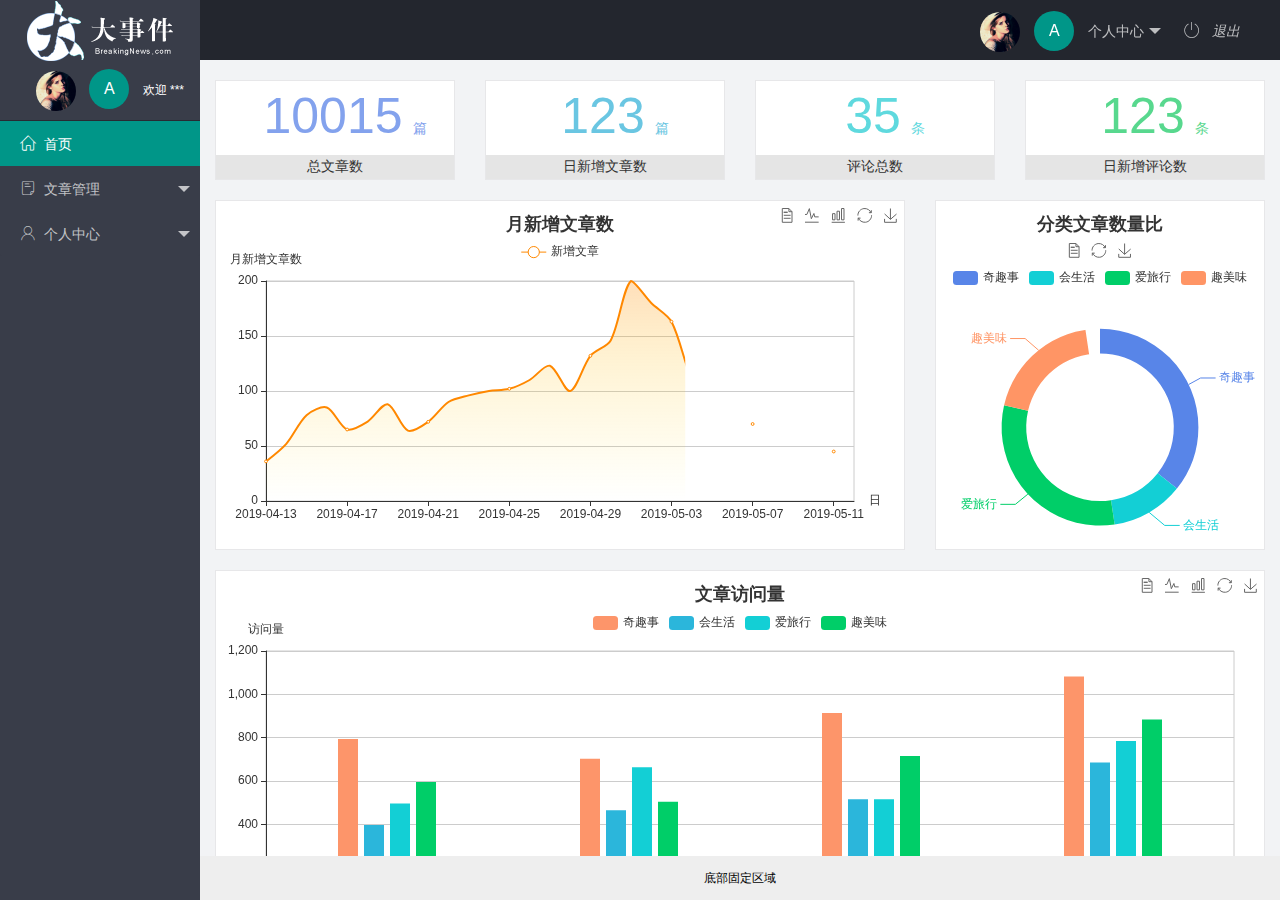
<file: index.html>
<!DOCTYPE html>
<html lang="en">
<head>
    <meta charset="UTF-8">
    <meta http-equiv="X-UA-Compatible" content="IE=edge">
    <meta name="viewport" content="width=device-width, initial-scale=1.0">
    <title>大事件-后台主页</title>
    <link rel="stylesheet" href="./assets/lib/layui/css/layui.css">
    <link rel="stylesheet" href="./assets/fonts/iconfont.css">
    <link rel="stylesheet" href="./assets/css/index.css">
      <!-- 导入layui的js文件 -->
      <script src="./assets/lib/layui/layui.all.js"></script>
      <!-- 导入jQuery.js -->
      <script src="./assets/lib/jquery.js"></script>
  
      <!-- 导入ajaxPrefilter.js -->
      <script src="./assets/js/baseAPI.js"></script>
  
      <!-- 导入主页js文件 -->
      <script src="./assets/js/index.js">
  
      </script>
</head>
<body>
    <div class="layui-layout layui-layout-admin">
      <div class="layui-header">
        <div class="layui-logo layui-hide-xs layui-bg-black"><img src="./assets/images/logo.png" alt=""></div>
        <!-- 头部区域（可配合layui 已有的水平导航） -->
        
        <ul class="layui-nav layui-layout-right">
          <li class="layui-nav-item layui-hide layui-show-md-inline-block">
            <a href="javascript:;">
              <img src="./assets/images/sample.jpg" class="layui-nav-img">
              <span class="text-avatar">A</span>
              个人中心
            </a>
            <dl class="layui-nav-child">
              <dd><a href="./user/user.info.html" target="fm">基本资料</a></dd>
              <dd><a href="./user/user.avatar.html" target="fm">更换头像</a></dd>
              <dd><a href="./user/user.pwd.html" target="fm">重置密码</a></dd>
            </dl>
          </li>
          <li class="layui-nav-item" lay-header-event="menuRight" lay-unselect id="btnLogout">
            <a href="javascript:;">
                <span class="iconfont icon-tuichu"></span>
              <i style="text-decoration: none;">退出</i>
            </a>
          </li>
        </ul>
      </div>
      
      <div class="layui-side layui-bg-black">
        <div class="layui-side-scroll">
            <div class="userinfo">
              <img src="./assets/images/sample.jpg" class="layui-nav-img">
              <span class="text-avatar">A</span>
             <span id="welcome">欢迎 ***</span>
            </div>
          <!-- 左侧导航区域（可配合layui已有的垂直导航） -->
          <!-- 导航导入lay-shrink="all"会让菜单展开子节点互斥 -->
          <ul class="layui-nav layui-nav-tree" lay-filter="test" lay-shrink="all">
          <li class="layui-nav-item layui-this">
            <a href="/home/dashboard.html" target="fm"><span class="iconfont icon-home"></span>首页</a>
        </li>

            <li class="layui-nav-item">
              <a class="" href="javascript:;"><span class="iconfont icon-16"></span>文章管理</a>
              <dl class="layui-nav-child">
                <dd><a href="./article/art_cate.html" target="fm"><i class="layui-icon layui-icon-app"></i>   文章类别</a></dd>
                <dd><a href="./article/art_list.html" target="fm"><i class="layui-icon layui-icon-app"></i> 文章列表</a></dd>
                <dd><a href="./article/art_pub.html" target="fm"><i class="layui-icon layui-icon-app"></i> 发布文章</a></dd>
              </dl>
            </li>
            <li class="layui-nav-item">
              <a href="javascript:;"><span class="iconfont icon-user"></span>个人中心</a>
              <dl class="layui-nav-child">
                <dd><a href="./user/user.info.html" target="fm"><i class="layui-icon layui-icon-app"></i> 基本资料</a></dd>
                <dd><a href="./user/user.avatar.html" target="fm"><i class="layui-icon layui-icon-app"></i> 更换头像</a></dd>
                <dd><a href="./user/user.pwd.html" target="fm"><i class="layui-icon layui-icon-app"></i> 重置密码</a></dd>
              </dl>
            </li>
            
            </ul>
        </div>
      </div>
      
      <div class="layui-body">
        <!-- 内容主体区域 -->
        
        <!-- iframe标签作为显示主题内容的载体 iframe标签一定要有name属性 -->
        <!-- src属性指向一开始显示的地址 以后通过js控制地址改变 -->
        <iframe src="./home/dashboard.html" name="fm" frameborder="0"></iframe>
      </div>
      
      <div class="layui-footer">
        <!-- 底部固定区域 -->
        底部固定区域
      </div>
    </div>
    <!-- 导入layui的js文件 -->
    <script src="./assets/lib/layui/layui.all.js"></script>
    <!-- 导入jQuery.js -->
    <script src="./assets/lib/jquery.js"></script>

    <!-- 导入ajaxPrefilter.js -->
    <script src="./assets/js/baseAPI.js"></script>

    <!-- 导入主页js文件 -->
    <script src="./assets/js/index.js">

    </script>
    
    </body>
</html>
</file>
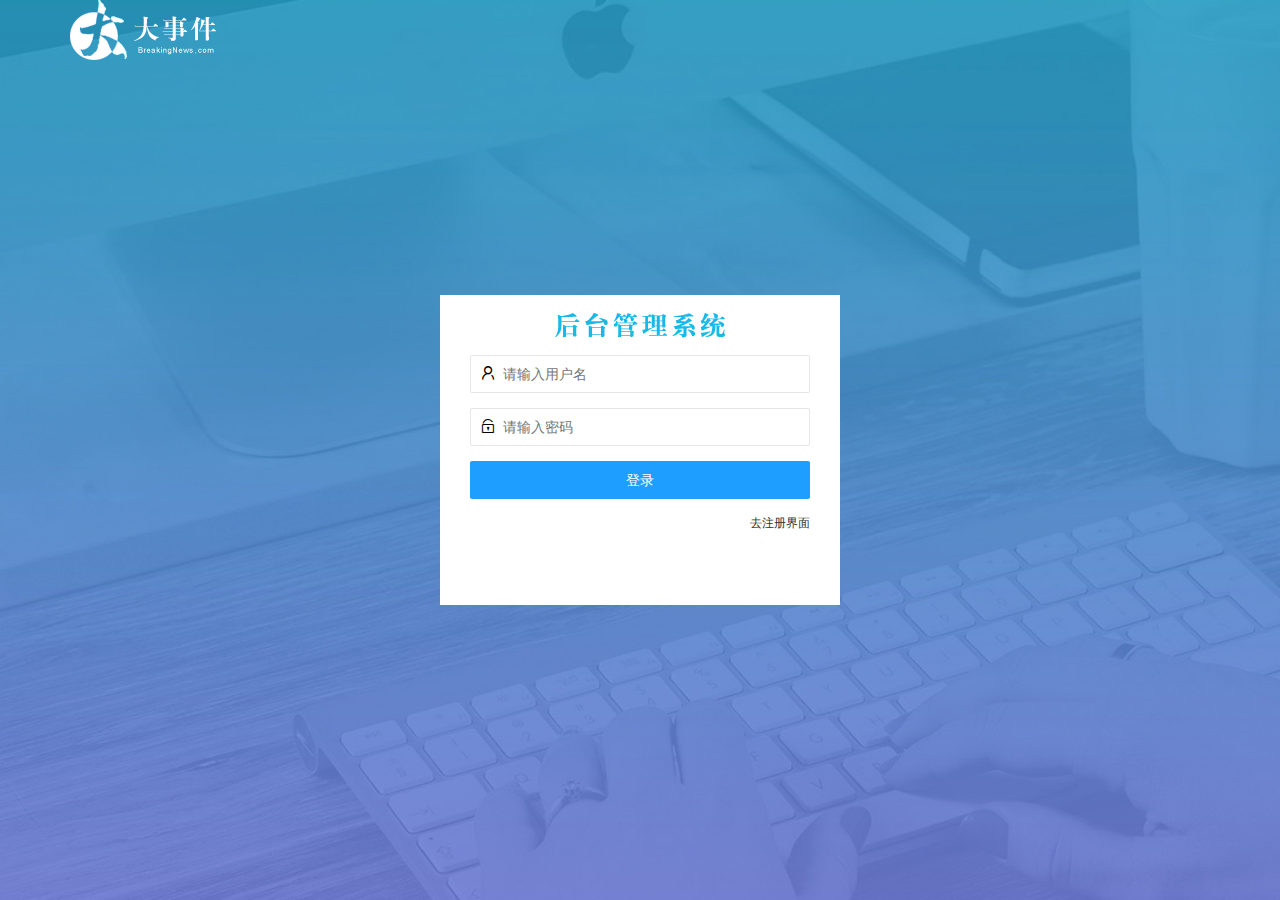
<file: login.html>
<!DOCTYPE html>
<html lang="en">
<head>
    <meta charset="UTF-8">
    <meta http-equiv="X-UA-Compatible" content="IE=edge">
    <meta name="viewport" content="width=device-width, initial-scale=1.0">
    <title>大事件-登录/注册</title>
    <!-- 导入layui的csss -->
    <link rel="stylesheet" href="./assets/lib/layui/css/layui.css">
    <link rel="stylesheet" href="./assets/css/login.css">
</head>
<body>
    <!-- 头部logo区域 -->
    <!-- layui-main是layui提供的设置一个1140px的水平居中块 -->
    <div class="layui-main">
        <img src="./assets/images/logo.png" alt="">
    </div>

    <!-- 登录注册框 -->
    <div class="loginAndRegBox">
        <!-- 中间标题 -->
        <div class="title-box"></div>

        <!-- 登录界面div -->
        <div class="login-box">
            <form class="layui-form" action="" id="loginForm">
                <!-- 账号 -->
                <div class="layui-form-item">
                    <i class="layui-icon layui-icon-username"></i>  
                    <input type="text" name="username" required  lay-verify="required" placeholder="请输入用户名" autocomplete="off" class="layui-input">
                </div>
                 
                <!-- 密码框 -->
                <div class="layui-form-item">
                    <i class="layui-icon layui-icon-password"></i>  
                    <input type="password" name="password" required  lay-verify="required" placeholder="请输入密码" autocomplete="off" class="layui-input">
                </div>

                <!-- 登录按钮 -->
                <!-- 在layui中 表单提交按钮和普通按钮的区别是多一个lay-submit属性 -->
                <div class="layui-form-item">
                    <button class="layui-btn layui-btn-fluid layui-btn-normal" lay-submit lay-filter="formDemo">登录</button>
                </div>
                
                <!-- 去注册界面的链接 -->
                <div class="layui-form-item links">
                     <a href="javascript:;" id="link_reg">去注册界面</a>
                </div>
            </form>
        </div>

        <!-- 注册界面div -->
        <div class="reg-box">
            <form class="layui-form" action="" id="regForm">
                <!-- 账号 -->
                <div class="layui-form-item">
                    <i class="layui-icon layui-icon-username"></i>  
                    <input type="text" name="username" required  lay-verify="required" placeholder="请输入用户名" autocomplete="off" class="layui-input">
                </div>
                 
                <!-- 密码框 -->
                <div class="layui-form-item">
                    <i class="layui-icon layui-icon-password"></i>  
                    <input type="password" name="password" required  lay-verify="required|pwd" placeholder="请输入密码" autocomplete="off" class="layui-input">
                </div>
                
                <!-- 密码确认 -->
                <div class="layui-form-item">
                    <i class="layui-icon layui-icon-password"></i>  
                    <input type="password" name="repassword" required  lay-verify="required|pwd|repwd" placeholder="请再次输入密码" autocomplete="off" class="layui-input">
                </div>
                <!-- 登录按钮 -->
                <!-- 在layui中 表单提交按钮和普通按钮的区别是多一个lay-submit属性 -->
                <div class="layui-form-item">
                    <button class="layui-btn layui-btn-fluid layui-btn-normal" lay-submit lay-filter="formDemo">注册</button>
                </div>
                
                <!-- 去登录界面的链接 -->
                
                
                <div class="layui-form-item links">
                     <a href="javascript:;" id="link_login">去登录</a>
                </div>
            </form>
           
        </div>
    </div>
    <!-- 导入layui的js文件 要导入layui.all.js -->
    <script src="./assets/lib/layui/layui.all.js"></script>
    <!-- 导入jQuery -->
    <script src="./assets/lib/jquery.js"></script>
    <!-- 导入baseAPI.js -->
    <script src="./assets/js/baseAPI.js"></script>
    <!-- 导入login页面的js -->
    <script src="./assets/js/login.js"></script>
</body>
</html>
</file>
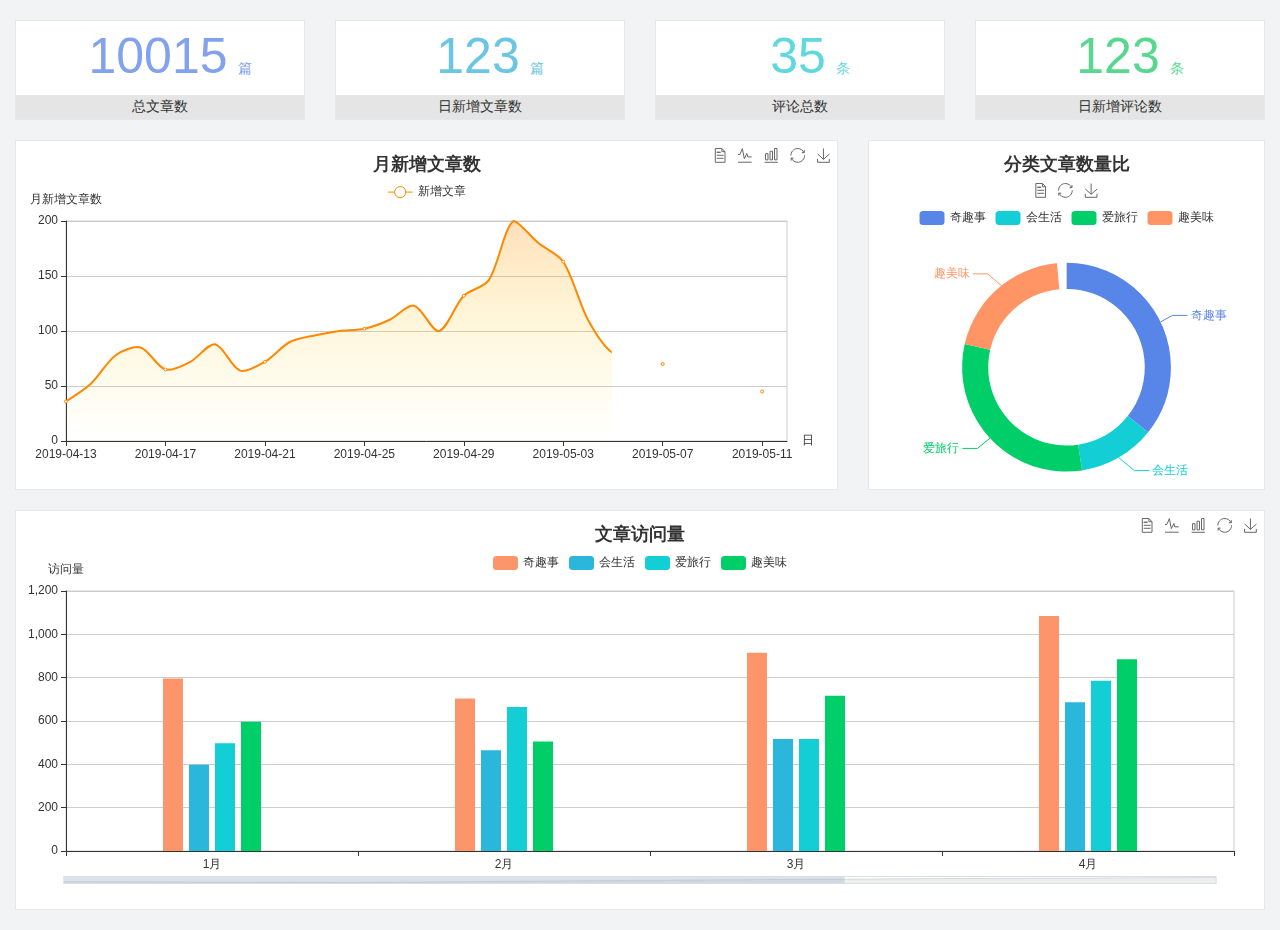
<file: home/dashboard.html>
<!DOCTYPE html>
<html lang="en">

<head>
  <meta charset="UTF-8">
  <meta name="viewport" content="width=device-width, initial-scale=1.0">
  <meta http-equiv="X-UA-Compatible" content="ie=edge">
  <title>图表统计</title>
  <link rel="stylesheet" href="../../assets/lib/bootstrap.css" />
  <link rel="stylesheet" href="../../assets/lib/main.css" />
  <script src="../../assets/lib/jquery.js"></script>
  <script type="text/javascript" src="../../assets/lib/echarts.min.js"></script>
</head>

<body>
  <div class="container-fluid">
    <div class="row spannel_list">
      <div class="col-sm-3 col-xs-6">
        <div class="spannel">
          <em>10015</em><span>篇</span>
          <b>总文章数</b>
        </div>
      </div>
      <div class="col-sm-3 col-xs-6">
        <div class="spannel scolor01">
          <em>123</em><span>篇</span>
          <b>日新增文章数</b>
        </div>
      </div>
      <div class="col-sm-3 col-xs-6">
        <div class="spannel scolor02">
          <em>35</em><span>条</span>
          <b>评论总数</b>
        </div>
      </div>
      <div class="col-sm-3 col-xs-6">
        <div class="spannel scolor03">
          <em>123</em><span>条</span>
          <b>日新增评论数</b>
        </div>
      </div>
    </div>
  </div>

  <div class="container-fluid">
    <div class="row curve-pie">
      <div class="col-lg-8 col-md-8">
        <div class="gragh_pannel" id="curve_show"></div>
      </div>
      <div class="col-lg-4 col-md-4">
        <div class="gragh_pannel" id="pie_show"></div>
      </div>
    </div>
  </div>

  <div class="container-fluid">
    <div class="column_pannel" id="column_show"></div>
  </div>

  <script>
    var oChart = echarts.init(document.getElementById('curve_show'));
    var aList_all = [
      { 'count': 36, 'date': '2019-04-13' },
      { 'count': 52, 'date': '2019-04-14' },
      { 'count': 78, 'date': '2019-04-15' },
      { 'count': 85, 'date': '2019-04-16' },
      { 'count': 65, 'date': '2019-04-17' },
      { 'count': 72, 'date': '2019-04-18' },
      { 'count': 88, 'date': '2019-04-19' },
      { 'count': 64, 'date': '2019-04-20' },
      { 'count': 72, 'date': '2019-04-21' },
      { 'count': 90, 'date': '2019-04-22' },
      { 'count': 96, 'date': '2019-04-23' },
      { 'count': 100, 'date': '2019-04-24' },
      { 'count': 102, 'date': '2019-04-25' },
      { 'count': 110, 'date': '2019-04-26' },
      { 'count': 123, 'date': '2019-04-27' },
      { 'count': 100, 'date': '2019-04-28' },
      { 'count': 132, 'date': '2019-04-29' },
      { 'count': 146, 'date': '2019-04-30' },
      { 'count': 200, 'date': '2019-05-01' },
      { 'count': 180, 'date': '2019-05-02' },
      { 'count': 163, 'date': '2019-05-03' },
      { 'count': 110, 'date': '2019-05-04' },
      { 'count': 80, 'date': '2019-05-05' },
      { 'count': 82, 'date': '2019-05-06' },
      { 'count': 70, 'date': '2019-05-07' },
      { 'count': 65, 'date': '2019-05-08' },
      { 'count': 54, 'date': '2019-05-09' },
      { 'count': 40, 'date': '2019-05-10' },
      { 'count': 45, 'date': '2019-05-11' },
      { 'count': 38, 'date': '2019-05-12' },
    ];

    let aCount = [];
    let aDate = [];

    for (var i = 0; i < aList_all.length; i++) {
      aCount.push(aList_all[i].count);
      aDate.push(aList_all[i].date);
    }

    var chartopt = {
      title: {
        text: '月新增文章数',
        left: 'center',
        top: '10'
      },
      tooltip: {
        trigger: 'axis'
      },
      legend: {
        data: ['新增文章'],
        top: '40'
      },
      toolbox: {
        show: true,
        feature: {
          mark: { show: true },
          dataView: { show: true, readOnly: false },
          magicType: { show: true, type: ['line', 'bar'] },
          restore: { show: true },
          saveAsImage: { show: true }
        }
      },
      calculable: true,
      xAxis: [
        {
          name: '日',
          type: 'category',
          boundaryGap: false,
          data: aDate
        }
      ],
      yAxis: [
        {
          name: '月新增文章数',
          type: 'value'
        }
      ],
      series: [
        {
          name: '新增文章',
          type: 'line',
          smooth: true,
          itemStyle: { normal: { areaStyle: { type: 'default' }, color: '#f80' }, lineStyle: { color: '#f80' } },
          data: aCount
        }],
      areaStyle: {
        normal: {
          color: new echarts.graphic.LinearGradient(0, 0, 0, 1, [{
            offset: 0,
            color: 'rgba(255,136,0,0.39)'
          }, {
            offset: .34,
            color: 'rgba(255,180,0,0.25)'
          }, {
            offset: 1,
            color: 'rgba(255,222,0,0.00)'
          }])

        }
      },
      grid: {
        show: true,
        x: 50,
        x2: 50,
        y: 80,
        height: 220
      }
    };

    oChart.setOption(chartopt);


    var oPie = echarts.init(document.getElementById('pie_show'));
    var oPieopt =
    {
      title: {
        top: 10,
        text: '分类文章数量比',
        x: 'center'
      },
      tooltip: {
        trigger: 'item',
        formatter: "{a} <br/>{b} : {c} ({d}%)"
      },
      color: ['#5885e8', '#13cfd5', '#00ce68', '#ff9565'],
      legend: {
        x: 'center',
        top: 65,
        data: ['奇趣事', '会生活', '爱旅行', '趣美味']
      },
      toolbox: {
        show: true,
        x: 'center',
        top: 35,
        feature: {
          mark: { show: true },
          dataView: { show: true, readOnly: false },
          magicType: {
            show: true,
            type: ['pie', 'funnel'],
            option: {
              funnel: {
                x: '25%',
                width: '50%',
                funnelAlign: 'left',
                max: 1548
              }
            }
          },
          restore: { show: true },
          saveAsImage: { show: true }
        }
      },
      calculable: true,
      series: [
        {
          name: '访问来源',
          type: 'pie',
          radius: ['45%', '60%'],
          center: ['50%', '65%'],
          data: [
            { value: 300, name: '奇趣事' },
            { value: 100, name: '会生活' },
            { value: 260, name: '爱旅行' },
            { value: 180, name: '趣美味' }
          ]
        }
      ]
    };
    oPie.setOption(oPieopt);



    var oColumn = this.echarts.init(document.getElementById('column_show'));
    var oColumnopt =
    {
      title: {
        text: '文章访问量',
        left: 'center',
        top: '10'
      },
      tooltip: {
        trigger: 'axis'
      },
      legend: {
        data: ['奇趣事', '会生活', '爱旅行', '趣美味'],
        top: '40'
      },
      toolbox: {
        show: true,
        feature: {
          mark: { show: true },
          dataView: { show: true, readOnly: false },
          magicType: { show: true, type: ['line', 'bar'] },
          restore: { show: true },
          saveAsImage: { show: true }
        }
      },
      calculable: true,
      xAxis: [
        {
          type: 'category',
          data: ['1月', '2月', '3月', '4月', '5月']
        }
      ],
      yAxis: [
        {
          name: '访问量',
          type: 'value'
        }
      ],
      series: [
        {
          name: '奇趣事',
          type: 'bar',
          barWidth: 20,
          itemStyle: {
            normal: { areaStyle: { type: 'default' }, color: '#fd956a' }
          },
          data: [800, 708, 920, 1090, 1200]
        },
        {
          name: '会生活',
          type: 'bar',
          barWidth: 20,
          itemStyle: {
            normal: { areaStyle: { type: 'default' }, color: '#2bb6db' }
          },
          data: [400, 468, 520, 690, 800]
        },
        {
          name: '爱旅行',
          type: 'bar',
          barWidth: 20,
          itemStyle: {
            normal: { areaStyle: { type: 'default' }, color: '#13cfd5' }
          },
          data: [500, 668, 520, 790, 900]
        },
        {
          name: '趣美味',
          type: 'bar',
          barWidth: 20,
          itemStyle: {
            normal: { areaStyle: { type: 'default' }, color: '#00ce68' }
          },
          data: [600, 508, 720, 890, 1000]
        }
      ],
      grid: {
        show: true,
        x: 50,
        x2: 30,
        y: 80,
        height: 260
      },
      dataZoom: [//给x轴设置滚动条
        {
          start: 0,//默认为0
          end: 100 - 1000 / 31,//默认为100
          type: 'slider',
          show: true,
          xAxisIndex: [0],
          handleSize: 0,//滑动条的 左右2个滑动条的大小
          height: 8,//组件高度
          left: 45, //左边的距离
          right: 50,//右边的距离
          bottom: 26,//右边的距离
          handleColor: '#ddd',//h滑动图标的颜色
          handleStyle: {
            borderColor: "#cacaca",
            borderWidth: "1",
            shadowBlur: 2,
            background: "#ddd",
            shadowColor: "#ddd",
          }
        }]
    };
    oColumn.setOption(oColumnopt);
  </script>
</body>

</html>
</file>
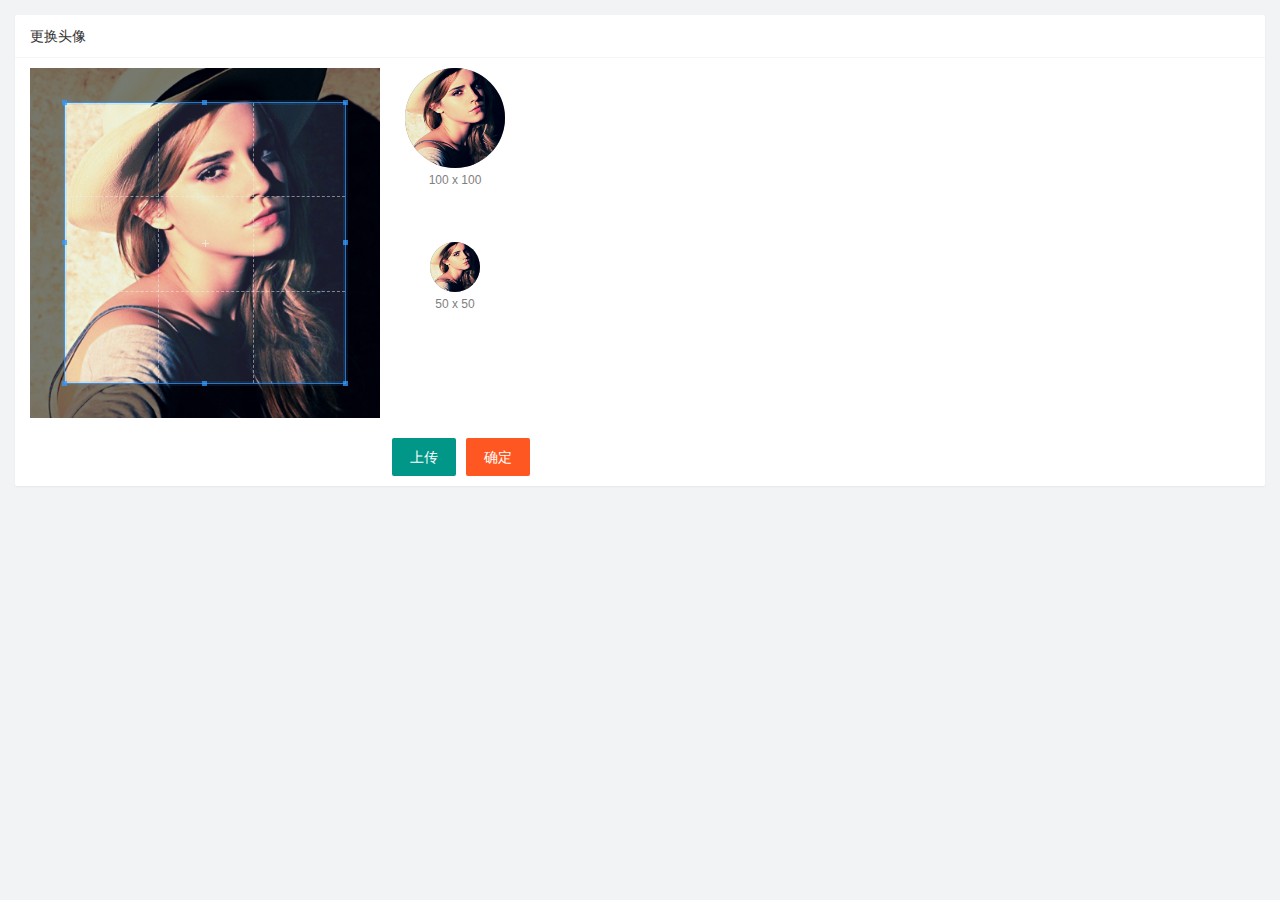
<file: user/user.avatar.html>
<!DOCTYPE html>
<html lang="en">
<head>
    <meta charset="UTF-8">
    <meta http-equiv="X-UA-Compatible" content="IE=edge">
    <meta name="viewport" content="width=device-width, initial-scale=1.0">
    <title>Document</title>
    <link rel="stylesheet" href="../assets/lib/layui/css/layui.css">
    <!-- 导入cropper -->
    <link rel="stylesheet" href="../assets/lib/cropper/cropper.css">
    <link rel="stylesheet" href="../assets/css/user/user.avatar.css">
</head>
<body>
    <!-- 卡片区域 -->
    <div class="layui-card">
        <div class="layui-card-header">更换头像</div>
        <div class="layui-card-body">
            <!-- 第一行的图片裁剪和预览区域 -->
  <div class="row1">
    <!-- 图片裁剪区域 -->
    <div class="cropper-box">
      <!-- 这个 img 标签很重要，将来会把它初始化为裁剪区域 -->
      <img id="image" src="/assets/images/sample.jpg" />
    </div>
    <!-- 图片的预览区域 -->
    <div class="preview-box">
      <div>
        <!-- 宽高为 100px 的预览区域 -->
        <div class="img-preview w100"></div>
        <p class="size">100 x 100</p>
      </div>
      <div>
        <!-- 宽高为 50px 的预览区域 -->
        <div class="img-preview w50"></div>
        <p class="size">50 x 50</p>
      </div>
    </div>
  </div>

  <!-- 第二行的按钮区域 -->
  <div class="row2">
    <!-- input上传文件框的accept属性可以限制上传文件的类型和格式image/jpg代表jpg格式的图片文件 -->
    <input type="file" id="file" accept="image/jpg,image/png">
    <button type="button" class="layui-btn" id="chooseImage">上传</button>
    <button type="button" class="layui-btn layui-btn-danger" id="btnUpload">确定</button>
  </div>
        </div>
      </div>
      <!-- 使用cropper的时候导入js的顺序是 jQuery、cropper、jQuery-cropper -->
    <script src="../assets/lib/jquery.js"></script>
    <script src="../assets/lib/cropper/Cropper.js"></script>
    <script src="../assets/lib/cropper/jquery-cropper.js"></script>
    <script src="../assets/lib/layui/layui.all.js"></script>

    <script src="../assets/js/baseAPI.js"></script>
    <script src="../assets/js/user/user.avatar.js"></script>
</body>
</html>
</file>
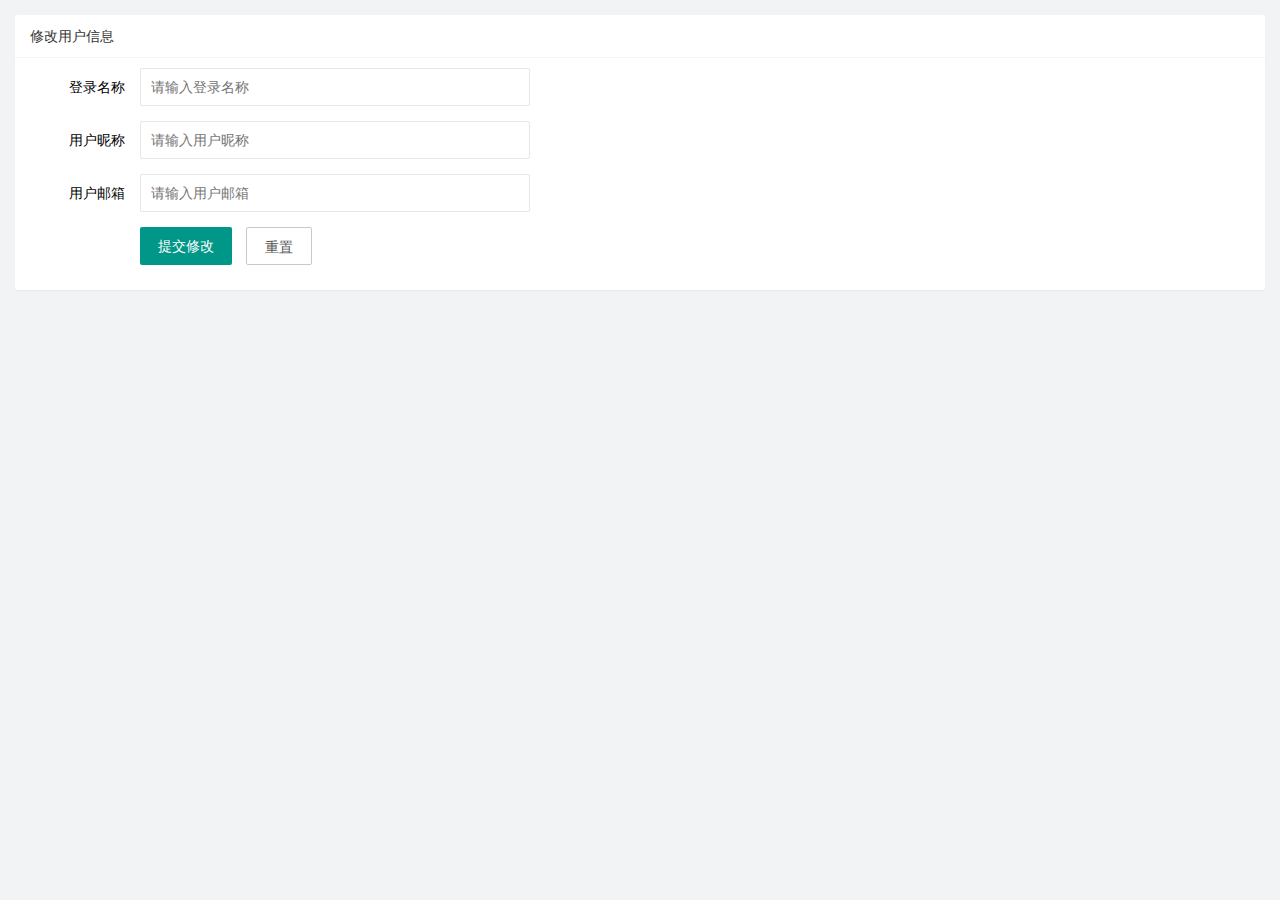
<file: user/user.info.html>
<!DOCTYPE html>
<html lang="en">
<head>
    <meta charset="UTF-8">
    <meta http-equiv="X-UA-Compatible" content="IE=edge">
    <meta name="viewport" content="width=device-width, initial-scale=1.0">
    <title>Document</title>
    <!-- 导入layui的样式表 -->
    <link rel="stylesheet" href="../assets/lib/layui/css/layui.css">
    <!-- 导入user.info界面的样式表 -->
    <link rel="stylesheet" href="../assets/css/user/user.info.css">
       
</head>
<body>
    <div class="layui-card">
        <div class="layui-card-header">修改用户信息</div>
        <div class="layui-card-body">
            <form class="layui-form" action="" lay-filter="userInfo">
                <input type="hidden" name="id">
                <div class="layui-form-item">
                  <label class="layui-form-label">登录名称</label>
                  <div class="layui-input-block">
                    <input type="text" name="username" required  lay-verify="required" placeholder="请输入登录名称" autocomplete="off" class="layui-input" readonly>
                  </div>
                </div>

                <div class="layui-form-item">
                    <label class="layui-form-label">用户昵称</label>
                    <div class="layui-input-block">
                      <input type="text" name="nickname" required  lay-verify="required|nickname" placeholder="请输入用户昵称" autocomplete="off" class="layui-input">
                    </div>
                  </div>

                  <div class="layui-form-item">
                    <label class="layui-form-label">用户邮箱</label>
                    <div class="layui-input-block">
                      <input type="text" name="email" required  lay-verify="required|email" placeholder="请输入用户邮箱" autocomplete="off" class="layui-input">
                    </div>
                  </div>

                  <div class="layui-form-item">
                    <div class="layui-input-block">
                      <button class="layui-btn" lay-submit lay-filter="formDemo">提交修改</button>
                      <button type="reset" class="layui-btn layui-btn-primary" id="btnReset">重置</button>
                    </div>
                  </div>
            </form>
        </div>
      </div>
   <!-- 导入layui.all.js -->
   <script src="../assets/lib/layui/layui.all.js"></script>

   <!-- 导入jQuery -->
   <script src="../assets/lib/jquery.js"></script>

   <!-- 导入baseAPI -->
   <script src="../assets/js/baseAPI.js"></script>

   <script src="../assets/js/user/user.info.js"></script>



    </body>
</html>
</file>
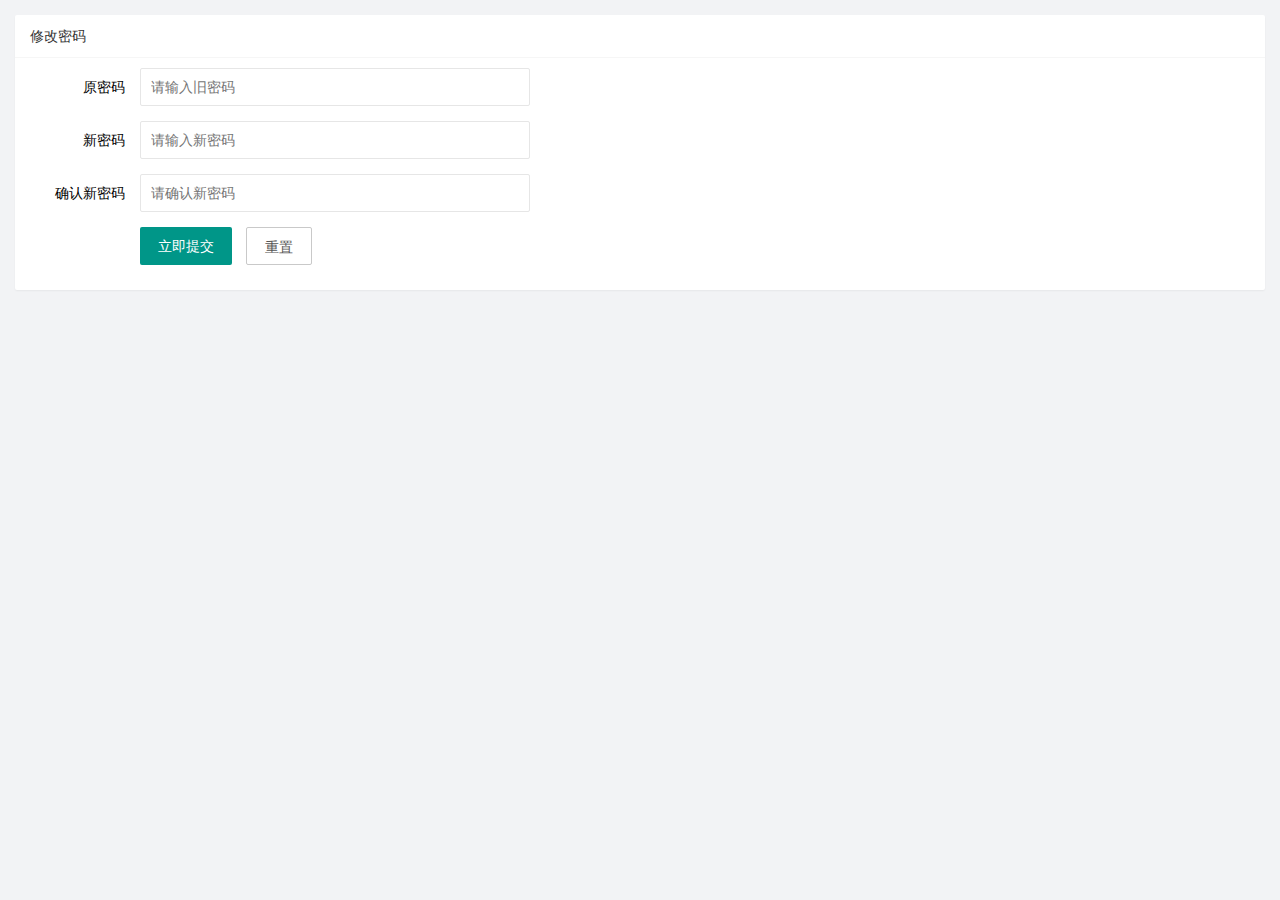
<file: user/user.pwd.html>
<!DOCTYPE html>
<html lang="en">
<head>
    <meta charset="UTF-8">
    <meta http-equiv="X-UA-Compatible" content="IE=edge">
    <meta name="viewport" content="width=device-width, initial-scale=1.0">
    <title>Document</title>
    <link rel="stylesheet" href="../assets/lib/layui/css/layui.css">
    <link rel="stylesheet" href="../assets/css/user/user.pwd.css">
</head>
<body>
    <div class="layui-card">
        <div class="layui-card-header">修改密码</div>
        <div class="layui-card-body">
            <form class="layui-form" action="">
                <div class="layui-form-item">
                  <label class="layui-form-label">原密码</label>
                  <div class="layui-input-block">
                    <input type="password" name="oldPwd" required  lay-verify="required|pwd" placeholder="请输入旧密码" autocomplete="off" class="layui-input">
                  </div>
                </div>
        
                <div class="layui-form-item">
                    <label class="layui-form-label">新密码</label>
                    <div class="layui-input-block">
                      <input type="password" name="newPwd" required  lay-verify="required|pwd|newPwd" placeholder="请输入新密码" autocomplete="off" class="layui-input">
                    </div>
                  </div>
        
                  <div class="layui-form-item">
                    <label class="layui-form-label">确认新密码</label>
                    <div class="layui-input-block">
                      <input type="password" name="rePwd" required  lay-verify="required|rePwd" placeholder="请确认新密码" autocomplete="off" class="layui-input">
                    </div>
                  </div>
        
                  <div class="layui-form-item">
                    <div class="layui-input-block">
                      <button class="layui-btn" lay-submit lay-filter="formDemo">立即提交</button>
                      <button type="reset" class="layui-btn layui-btn-primary">重置</button>
                    </div>
                  </div>
            </form>
        </div>
      </div>
   
      <script src="../assets/lib/layui/layui.all.js"></script>
      <!-- 导入jQuery -->
      <script src="../assets/lib/jquery.js"></script>

      <!-- 导入baseAPI -->
      <script src="../assets/js/baseAPI.js"></script>

      <script src="../assets/js/user/user.pwd.js"></script>
</body>
</html>
</file>
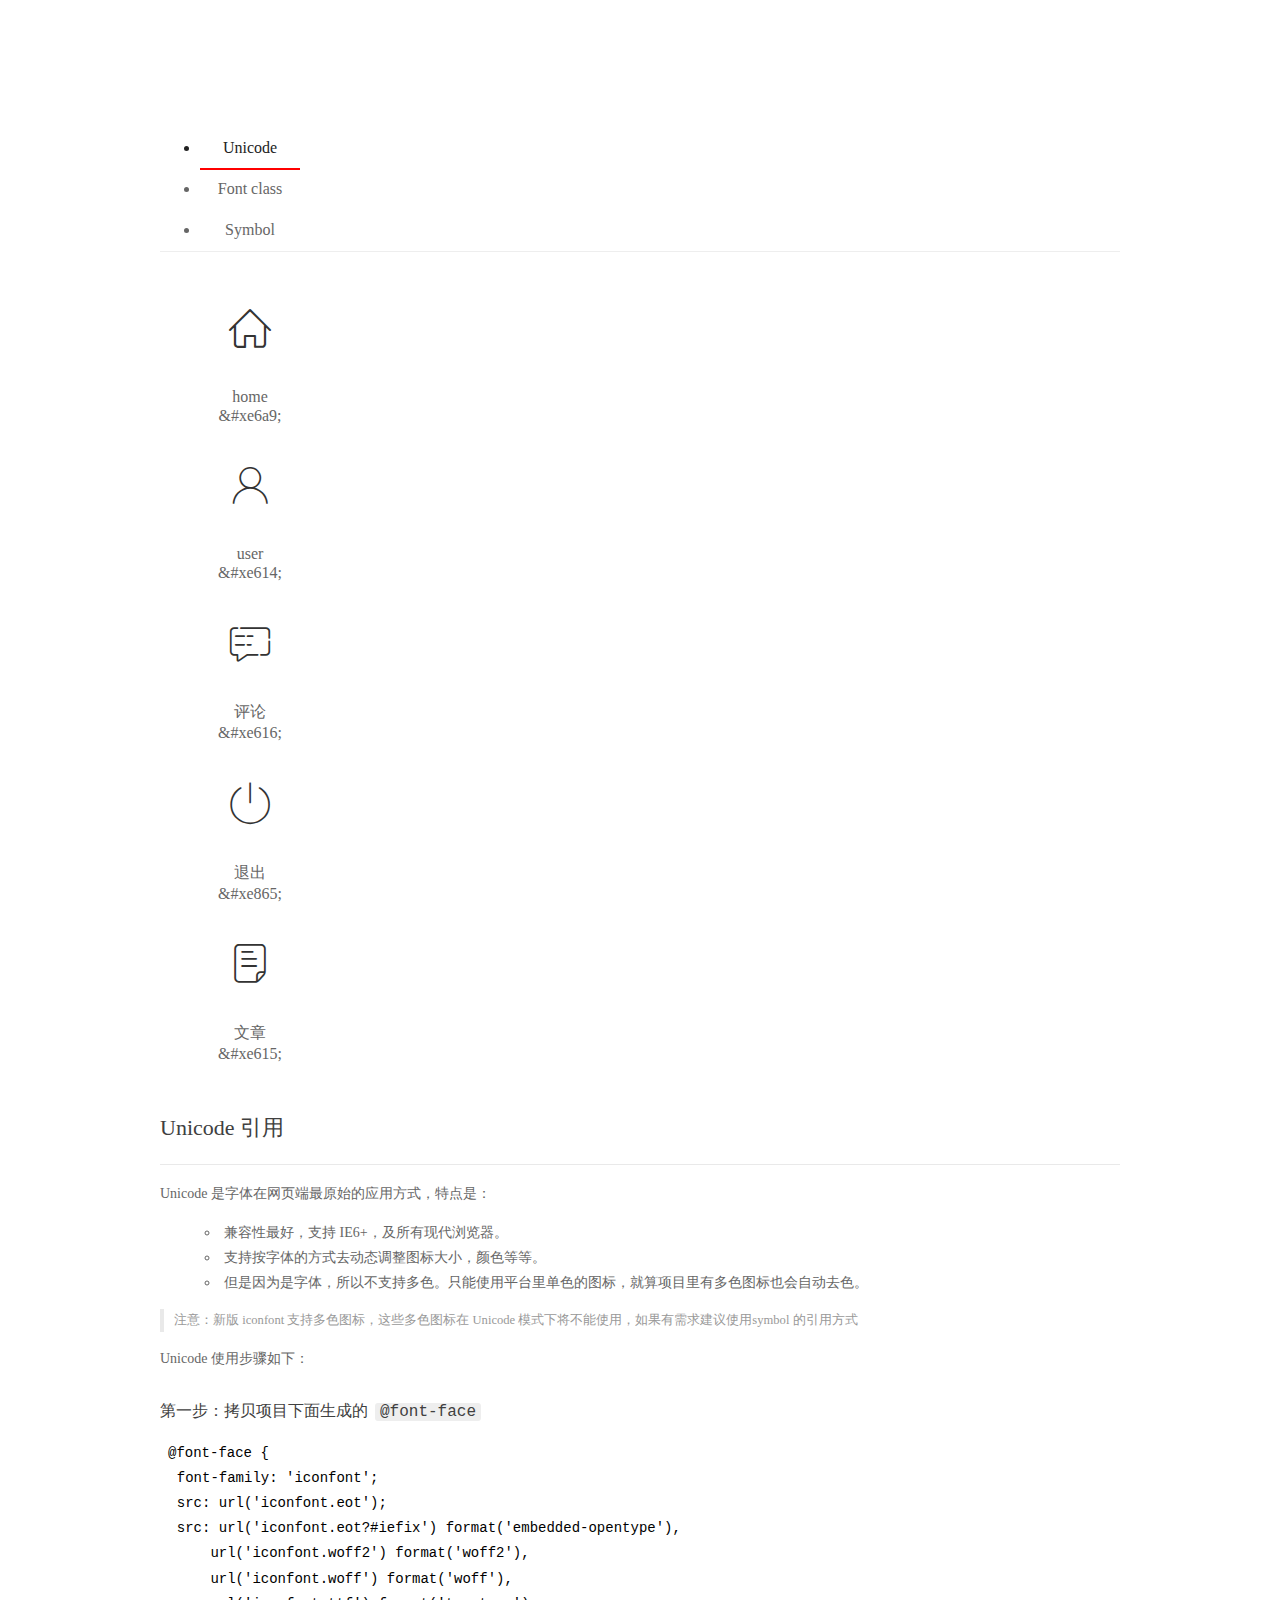
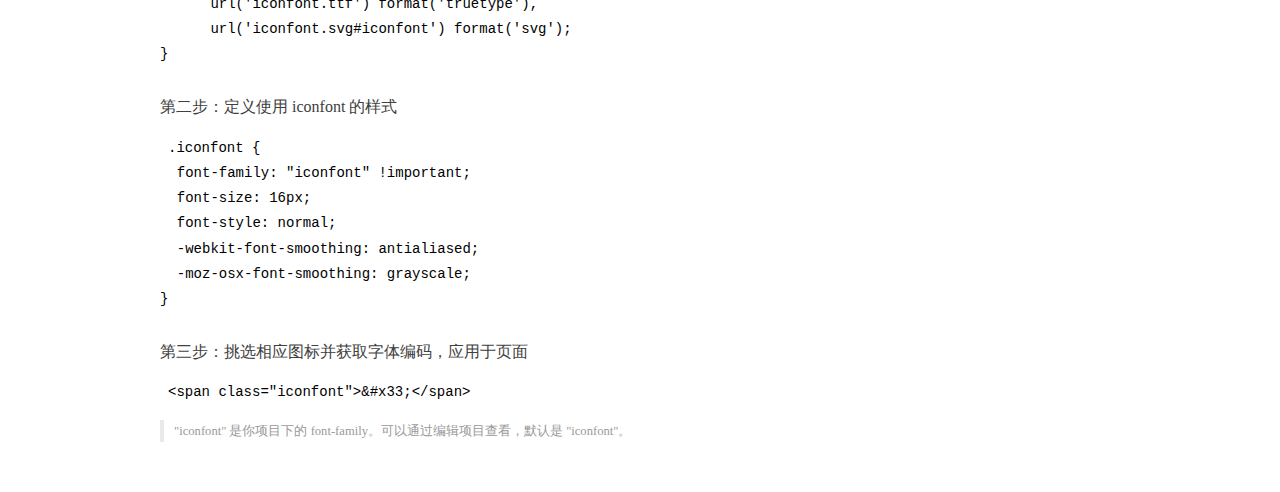
<file: assets/fonts/demo_index.html>
<!DOCTYPE html>
<html>
<head>
  <meta charset="utf-8"/>
  <title>IconFont Demo</title>
  <link rel="shortcut icon" href="https://gtms04.alicdn.com/tps/i4/TB1_oz6GVXXXXaFXpXXJDFnIXXX-64-64.ico" type="image/x-icon"/>
  <link rel="stylesheet" href="https://g.alicdn.com/thx/cube/1.3.2/cube.min.css">
  <link rel="stylesheet" href="demo.css">
  <link rel="stylesheet" href="iconfont.css">
  <script src="iconfont.js"></script>
  <!-- jQuery -->
  <script src="https://a1.alicdn.com/oss/uploads/2018/12/26/7bfddb60-08e8-11e9-9b04-53e73bb6408b.js"></script>
  <!-- 代码高亮 -->
  <script src="https://a1.alicdn.com/oss/uploads/2018/12/26/a3f714d0-08e6-11e9-8a15-ebf944d7534c.js"></script>
</head>
<body>
  <div class="main">
    <h1 class="logo"><a href="https://www.iconfont.cn/" title="iconfont 首页" target="_blank">&#xe86b;</a></h1>
    <div class="nav-tabs">
      <ul id="tabs" class="dib-box">
        <li class="dib active"><span>Unicode</span></li>
        <li class="dib"><span>Font class</span></li>
        <li class="dib"><span>Symbol</span></li>
      </ul>
      
    </div>
    <div class="tab-container">
      <div class="content unicode" style="display: block;">
          <ul class="icon_lists dib-box">
          
            <li class="dib">
              <span class="icon iconfont">&#xe6a9;</span>
                <div class="name">home</div>
                <div class="code-name">&amp;#xe6a9;</div>
              </li>
          
            <li class="dib">
              <span class="icon iconfont">&#xe614;</span>
                <div class="name">user</div>
                <div class="code-name">&amp;#xe614;</div>
              </li>
          
            <li class="dib">
              <span class="icon iconfont">&#xe616;</span>
                <div class="name">评论</div>
                <div class="code-name">&amp;#xe616;</div>
              </li>
          
            <li class="dib">
              <span class="icon iconfont">&#xe865;</span>
                <div class="name">退出</div>
                <div class="code-name">&amp;#xe865;</div>
              </li>
          
            <li class="dib">
              <span class="icon iconfont">&#xe615;</span>
                <div class="name">文章</div>
                <div class="code-name">&amp;#xe615;</div>
              </li>
          
          </ul>
          <div class="article markdown">
          <h2 id="unicode-">Unicode 引用</h2>
          <hr>

          <p>Unicode 是字体在网页端最原始的应用方式，特点是：</p>
          <ul>
            <li>兼容性最好，支持 IE6+，及所有现代浏览器。</li>
            <li>支持按字体的方式去动态调整图标大小，颜色等等。</li>
            <li>但是因为是字体，所以不支持多色。只能使用平台里单色的图标，就算项目里有多色图标也会自动去色。</li>
          </ul>
          <blockquote>
            <p>注意：新版 iconfont 支持多色图标，这些多色图标在 Unicode 模式下将不能使用，如果有需求建议使用symbol 的引用方式</p>
          </blockquote>
          <p>Unicode 使用步骤如下：</p>
          <h3 id="-font-face">第一步：拷贝项目下面生成的 <code>@font-face</code></h3>
<pre><code class="language-css"
>@font-face {
  font-family: 'iconfont';
  src: url('iconfont.eot');
  src: url('iconfont.eot?#iefix') format('embedded-opentype'),
      url('iconfont.woff2') format('woff2'),
      url('iconfont.woff') format('woff'),
      url('iconfont.ttf') format('truetype'),
      url('iconfont.svg#iconfont') format('svg');
}
</code></pre>
          <h3 id="-iconfont-">第二步：定义使用 iconfont 的样式</h3>
<pre><code class="language-css"
>.iconfont {
  font-family: "iconfont" !important;
  font-size: 16px;
  font-style: normal;
  -webkit-font-smoothing: antialiased;
  -moz-osx-font-smoothing: grayscale;
}
</code></pre>
          <h3 id="-">第三步：挑选相应图标并获取字体编码，应用于页面</h3>
<pre>
<code class="language-html"
>&lt;span class="iconfont"&gt;&amp;#x33;&lt;/span&gt;
</code></pre>
          <blockquote>
            <p>"iconfont" 是你项目下的 font-family。可以通过编辑项目查看，默认是 "iconfont"。</p>
          </blockquote>
          </div>
      </div>
      <div class="content font-class">
        <ul class="icon_lists dib-box">
          
          <li class="dib">
            <span class="icon iconfont icon-home"></span>
            <div class="name">
              home
            </div>
            <div class="code-name">.icon-home
            </div>
          </li>
          
          <li class="dib">
            <span class="icon iconfont icon-user"></span>
            <div class="name">
              user
            </div>
            <div class="code-name">.icon-user
            </div>
          </li>
          
          <li class="dib">
            <span class="icon iconfont icon-pinglun"></span>
            <div class="name">
              评论
            </div>
            <div class="code-name">.icon-pinglun
            </div>
          </li>
          
          <li class="dib">
            <span class="icon iconfont icon-tuichu"></span>
            <div class="name">
              退出
            </div>
            <div class="code-name">.icon-tuichu
            </div>
          </li>
          
          <li class="dib">
            <span class="icon iconfont icon-16"></span>
            <div class="name">
              文章
            </div>
            <div class="code-name">.icon-16
            </div>
          </li>
          
        </ul>
        <div class="article markdown">
        <h2 id="font-class-">font-class 引用</h2>
        <hr>

        <p>font-class 是 Unicode 使用方式的一种变种，主要是解决 Unicode 书写不直观，语意不明确的问题。</p>
        <p>与 Unicode 使用方式相比，具有如下特点：</p>
        <ul>
          <li>兼容性良好，支持 IE8+，及所有现代浏览器。</li>
          <li>相比于 Unicode 语意明确，书写更直观。可以很容易分辨这个 icon 是什么。</li>
          <li>因为使用 class 来定义图标，所以当要替换图标时，只需要修改 class 里面的 Unicode 引用。</li>
          <li>不过因为本质上还是使用的字体，所以多色图标还是不支持的。</li>
        </ul>
        <p>使用步骤如下：</p>
        <h3 id="-fontclass-">第一步：引入项目下面生成的 fontclass 代码：</h3>
<pre><code class="language-html">&lt;link rel="stylesheet" href="./iconfont.css"&gt;
</code></pre>
        <h3 id="-">第二步：挑选相应图标并获取类名，应用于页面：</h3>
<pre><code class="language-html">&lt;span class="iconfont icon-xxx"&gt;&lt;/span&gt;
</code></pre>
        <blockquote>
          <p>"
            iconfont" 是你项目下的 font-family。可以通过编辑项目查看，默认是 "iconfont"。</p>
        </blockquote>
      </div>
      </div>
      <div class="content symbol">
          <ul class="icon_lists dib-box">
          
            <li class="dib">
                <svg class="icon svg-icon" aria-hidden="true">
                  <use xlink:href="#icon-home"></use>
                </svg>
                <div class="name">home</div>
                <div class="code-name">#icon-home</div>
            </li>
          
            <li class="dib">
                <svg class="icon svg-icon" aria-hidden="true">
                  <use xlink:href="#icon-user"></use>
                </svg>
                <div class="name">user</div>
                <div class="code-name">#icon-user</div>
            </li>
          
            <li class="dib">
                <svg class="icon svg-icon" aria-hidden="true">
                  <use xlink:href="#icon-pinglun"></use>
                </svg>
                <div class="name">评论</div>
                <div class="code-name">#icon-pinglun</div>
            </li>
          
            <li class="dib">
                <svg class="icon svg-icon" aria-hidden="true">
                  <use xlink:href="#icon-tuichu"></use>
                </svg>
                <div class="name">退出</div>
                <div class="code-name">#icon-tuichu</div>
            </li>
          
            <li class="dib">
                <svg class="icon svg-icon" aria-hidden="true">
                  <use xlink:href="#icon-16"></use>
                </svg>
                <div class="name">文章</div>
                <div class="code-name">#icon-16</div>
            </li>
          
          </ul>
          <div class="article markdown">
          <h2 id="symbol-">Symbol 引用</h2>
          <hr>

          <p>这是一种全新的使用方式，应该说这才是未来的主流，也是平台目前推荐的用法。相关介绍可以参考这篇<a href="">文章</a>
            这种用法其实是做了一个 SVG 的集合，与另外两种相比具有如下特点：</p>
          <ul>
            <li>支持多色图标了，不再受单色限制。</li>
            <li>通过一些技巧，支持像字体那样，通过 <code>font-size</code>, <code>color</code> 来调整样式。</li>
            <li>兼容性较差，支持 IE9+，及现代浏览器。</li>
            <li>浏览器渲染 SVG 的性能一般，还不如 png。</li>
          </ul>
          <p>使用步骤如下：</p>
          <h3 id="-symbol-">第一步：引入项目下面生成的 symbol 代码：</h3>
<pre><code class="language-html">&lt;script src="./iconfont.js"&gt;&lt;/script&gt;
</code></pre>
          <h3 id="-css-">第二步：加入通用 CSS 代码（引入一次就行）：</h3>
<pre><code class="language-html">&lt;style&gt;
.icon {
  width: 1em;
  height: 1em;
  vertical-align: -0.15em;
  fill: currentColor;
  overflow: hidden;
}
&lt;/style&gt;
</code></pre>
          <h3 id="-">第三步：挑选相应图标并获取类名，应用于页面：</h3>
<pre><code class="language-html">&lt;svg class="icon" aria-hidden="true"&gt;
  &lt;use xlink:href="#icon-xxx"&gt;&lt;/use&gt;
&lt;/svg&gt;
</code></pre>
          </div>
      </div>

    </div>
  </div>
  <script>
  $(document).ready(function () {
      $('.tab-container .content:first').show()

      $('#tabs li').click(function (e) {
        var tabContent = $('.tab-container .content')
        var index = $(this).index()

        if ($(this).hasClass('active')) {
          return
        } else {
          $('#tabs li').removeClass('active')
          $(this).addClass('active')

          tabContent.hide().eq(index).fadeIn()
        }
      })
    })
  </script>
</body>
</html>
</file>
<file: assets/lib/layui/css/layui.css>
/** layui-v2.5.5 MIT License By https://www.layui.com */
 .layui-inline,img{display:inline-block;vertical-align:middle}h1,h2,h3,h4,h5,h6{font-weight:400}.layui-edge,.layui-header,.layui-inline,.layui-main{position:relative}.layui-body,.layui-edge,.layui-elip{overflow:hidden}.layui-btn,.layui-edge,.layui-inline,img{vertical-align:middle}.layui-btn,.layui-disabled,.layui-icon,.layui-unselect{-moz-user-select:none;-webkit-user-select:none;-ms-user-select:none}.layui-elip,.layui-form-checkbox span,.layui-form-pane .layui-form-label{text-overflow:ellipsis;white-space:nowrap}.layui-breadcrumb,.layui-tree-btnGroup{visibility:hidden}blockquote,body,button,dd,div,dl,dt,form,h1,h2,h3,h4,h5,h6,input,li,ol,p,pre,td,textarea,th,ul{margin:0;padding:0;-webkit-tap-highlight-color:rgba(0,0,0,0)}a:active,a:hover{outline:0}img{border:none}li{list-style:none}table{border-collapse:collapse;border-spacing:0}h4,h5,h6{font-size:100%}button,input,optgroup,option,select,textarea{font-family:inherit;font-size:inherit;font-style:inherit;font-weight:inherit;outline:0}pre{white-space:pre-wrap;white-space:-moz-pre-wrap;white-space:-pre-wrap;white-space:-o-pre-wrap;word-wrap:break-word}body{line-height:24px;font:14px Helvetica Neue,Helvetica,PingFang SC,Tahoma,Arial,sans-serif}hr{height:1px;margin:10px 0;border:0;clear:both}a{color:#333;text-decoration:none}a:hover{color:#777}a cite{font-style:normal;*cursor:pointer}.layui-border-box,.layui-border-box *{box-sizing:border-box}.layui-box,.layui-box *{box-sizing:content-box}.layui-clear{clear:both;*zoom:1}.layui-clear:after{content:'\20';clear:both;*zoom:1;display:block;height:0}.layui-inline{*display:inline;*zoom:1}.layui-edge{display:inline-block;width:0;height:0;border-width:6px;border-style:dashed;border-color:transparent}.layui-edge-top{top:-4px;border-bottom-color:#999;border-bottom-style:solid}.layui-edge-right{border-left-color:#999;border-left-style:solid}.layui-edge-bottom{top:2px;border-top-color:#999;border-top-style:solid}.layui-edge-left{border-right-color:#999;border-right-style:solid}.layui-disabled,.layui-disabled:hover{color:#d2d2d2!important;cursor:not-allowed!important}.layui-circle{border-radius:100%}.layui-show{display:block!important}.layui-hide{display:none!important}@font-face{font-family:layui-icon;src:url(../font/iconfont.eot?v=250);src:url(../font/iconfont.eot?v=250#iefix) format('embedded-opentype'),url(../font/iconfont.woff2?v=250) format('woff2'),url(../font/iconfont.woff?v=250) format('woff'),url(../font/iconfont.ttf?v=250) format('truetype'),url(../font/iconfont.svg?v=250#layui-icon) format('svg')}.layui-icon{font-family:layui-icon!important;font-size:16px;font-style:normal;-webkit-font-smoothing:antialiased;-moz-osx-font-smoothing:grayscale}.layui-icon-reply-fill:before{content:"\e611"}.layui-icon-set-fill:before{content:"\e614"}.layui-icon-menu-fill:before{content:"\e60f"}.layui-icon-search:before{content:"\e615"}.layui-icon-share:before{content:"\e641"}.layui-icon-set-sm:before{content:"\e620"}.layui-icon-engine:before{content:"\e628"}.layui-icon-close:before{content:"\1006"}.layui-icon-close-fill:before{content:"\1007"}.layui-icon-chart-screen:before{content:"\e629"}.layui-icon-star:before{content:"\e600"}.layui-icon-circle-dot:before{content:"\e617"}.layui-icon-chat:before{content:"\e606"}.layui-icon-release:before{content:"\e609"}.layui-icon-list:before{content:"\e60a"}.layui-icon-chart:before{content:"\e62c"}.layui-icon-ok-circle:before{content:"\1005"}.layui-icon-layim-theme:before{content:"\e61b"}.layui-icon-table:before{content:"\e62d"}.layui-icon-right:before{content:"\e602"}.layui-icon-left:before{content:"\e603"}.layui-icon-cart-simple:before{content:"\e698"}.layui-icon-face-cry:before{content:"\e69c"}.layui-icon-face-smile:before{content:"\e6af"}.layui-icon-survey:before{content:"\e6b2"}.layui-icon-tree:before{content:"\e62e"}.layui-icon-upload-circle:before{content:"\e62f"}.layui-icon-add-circle:before{content:"\e61f"}.layui-icon-download-circle:before{content:"\e601"}.layui-icon-templeate-1:before{content:"\e630"}.layui-icon-util:before{content:"\e631"}.layui-icon-face-surprised:before{content:"\e664"}.layui-icon-edit:before{content:"\e642"}.layui-icon-speaker:before{content:"\e645"}.layui-icon-down:before{content:"\e61a"}.layui-icon-file:before{content:"\e621"}.layui-icon-layouts:before{content:"\e632"}.layui-icon-rate-half:before{content:"\e6c9"}.layui-icon-add-circle-fine:before{content:"\e608"}.layui-icon-prev-circle:before{content:"\e633"}.layui-icon-read:before{content:"\e705"}.layui-icon-404:before{content:"\e61c"}.layui-icon-carousel:before{content:"\e634"}.layui-icon-help:before{content:"\e607"}.layui-icon-code-circle:before{content:"\e635"}.layui-icon-water:before{content:"\e636"}.layui-icon-username:before{content:"\e66f"}.layui-icon-find-fill:before{content:"\e670"}.layui-icon-about:before{content:"\e60b"}.layui-icon-location:before{content:"\e715"}.layui-icon-up:before{content:"\e619"}.layui-icon-pause:before{content:"\e651"}.layui-icon-date:before{content:"\e637"}.layui-icon-layim-uploadfile:before{content:"\e61d"}.layui-icon-delete:before{content:"\e640"}.layui-icon-play:before{content:"\e652"}.layui-icon-top:before{content:"\e604"}.layui-icon-friends:before{content:"\e612"}.layui-icon-refresh-3:before{content:"\e9aa"}.layui-icon-ok:before{content:"\e605"}.layui-icon-layer:before{content:"\e638"}.layui-icon-face-smile-fine:before{content:"\e60c"}.layui-icon-dollar:before{content:"\e659"}.layui-icon-group:before{content:"\e613"}.layui-icon-layim-download:before{content:"\e61e"}.layui-icon-picture-fine:before{content:"\e60d"}.layui-icon-link:before{content:"\e64c"}.layui-icon-diamond:before{content:"\e735"}.layui-icon-log:before{content:"\e60e"}.layui-icon-rate-solid:before{content:"\e67a"}.layui-icon-fonts-del:before{content:"\e64f"}.layui-icon-unlink:before{content:"\e64d"}.layui-icon-fonts-clear:before{content:"\e639"}.layui-icon-triangle-r:before{content:"\e623"}.layui-icon-circle:before{content:"\e63f"}.layui-icon-radio:before{content:"\e643"}.layui-icon-align-center:before{content:"\e647"}.layui-icon-align-right:before{content:"\e648"}.layui-icon-align-left:before{content:"\e649"}.layui-icon-loading-1:before{content:"\e63e"}.layui-icon-return:before{content:"\e65c"}.layui-icon-fonts-strong:before{content:"\e62b"}.layui-icon-upload:before{content:"\e67c"}.layui-icon-dialogue:before{content:"\e63a"}.layui-icon-video:before{content:"\e6ed"}.layui-icon-headset:before{content:"\e6fc"}.layui-icon-cellphone-fine:before{content:"\e63b"}.layui-icon-add-1:before{content:"\e654"}.layui-icon-face-smile-b:before{content:"\e650"}.layui-icon-fonts-html:before{content:"\e64b"}.layui-icon-form:before{content:"\e63c"}.layui-icon-cart:before{content:"\e657"}.layui-icon-camera-fill:before{content:"\e65d"}.layui-icon-tabs:before{content:"\e62a"}.layui-icon-fonts-code:before{content:"\e64e"}.layui-icon-fire:before{content:"\e756"}.layui-icon-set:before{content:"\e716"}.layui-icon-fonts-u:before{content:"\e646"}.layui-icon-triangle-d:before{content:"\e625"}.layui-icon-tips:before{content:"\e702"}.layui-icon-picture:before{content:"\e64a"}.layui-icon-more-vertical:before{content:"\e671"}.layui-icon-flag:before{content:"\e66c"}.layui-icon-loading:before{content:"\e63d"}.layui-icon-fonts-i:before{content:"\e644"}.layui-icon-refresh-1:before{content:"\e666"}.layui-icon-rmb:before{content:"\e65e"}.layui-icon-home:before{content:"\e68e"}.layui-icon-user:before{content:"\e770"}.layui-icon-notice:before{content:"\e667"}.layui-icon-login-weibo:before{content:"\e675"}.layui-icon-voice:before{content:"\e688"}.layui-icon-upload-drag:before{content:"\e681"}.layui-icon-login-qq:before{content:"\e676"}.layui-icon-snowflake:before{content:"\e6b1"}.layui-icon-file-b:before{content:"\e655"}.layui-icon-template:before{content:"\e663"}.layui-icon-auz:before{content:"\e672"}.layui-icon-console:before{content:"\e665"}.layui-icon-app:before{content:"\e653"}.layui-icon-prev:before{content:"\e65a"}.layui-icon-website:before{content:"\e7ae"}.layui-icon-next:before{content:"\e65b"}.layui-icon-component:before{content:"\e857"}.layui-icon-more:before{content:"\e65f"}.layui-icon-login-wechat:before{content:"\e677"}.layui-icon-shrink-right:before{content:"\e668"}.layui-icon-spread-left:before{content:"\e66b"}.layui-icon-camera:before{content:"\e660"}.layui-icon-note:before{content:"\e66e"}.layui-icon-refresh:before{content:"\e669"}.layui-icon-female:before{content:"\e661"}.layui-icon-male:before{content:"\e662"}.layui-icon-password:before{content:"\e673"}.layui-icon-senior:before{content:"\e674"}.layui-icon-theme:before{content:"\e66a"}.layui-icon-tread:before{content:"\e6c5"}.layui-icon-praise:before{content:"\e6c6"}.layui-icon-star-fill:before{content:"\e658"}.layui-icon-rate:before{content:"\e67b"}.layui-icon-template-1:before{content:"\e656"}.layui-icon-vercode:before{content:"\e679"}.layui-icon-cellphone:before{content:"\e678"}.layui-icon-screen-full:before{content:"\e622"}.layui-icon-screen-restore:before{content:"\e758"}.layui-icon-cols:before{content:"\e610"}.layui-icon-export:before{content:"\e67d"}.layui-icon-print:before{content:"\e66d"}.layui-icon-slider:before{content:"\e714"}.layui-icon-addition:before{content:"\e624"}.layui-icon-subtraction:before{content:"\e67e"}.layui-icon-service:before{content:"\e626"}.layui-icon-transfer:before{content:"\e691"}.layui-main{width:1140px;margin:0 auto}.layui-header{z-index:1000;height:60px}.layui-header a:hover{transition:all .5s;-webkit-transition:all .5s}.layui-side{position:fixed;left:0;top:0;bottom:0;z-index:999;width:200px;overflow-x:hidden}.layui-side-scroll{position:relative;width:220px;height:100%;overflow-x:hidden}.layui-body{position:absolute;left:200px;right:0;top:0;bottom:0;z-index:998;width:auto;overflow-y:auto;box-sizing:border-box}.layui-layout-body{overflow:hidden}.layui-layout-admin .layui-header{background-color:#23262E}.layui-layout-admin .layui-side{top:60px;width:200px;overflow-x:hidden}.layui-layout-admin .layui-body{position:fixed;top:60px;bottom:44px}.layui-layout-admin .layui-main{width:auto;margin:0 15px}.layui-layout-admin .layui-footer{position:fixed;left:200px;right:0;bottom:0;height:44px;line-height:44px;padding:0 15px;background-color:#eee}.layui-layout-admin .layui-logo{position:absolute;left:0;top:0;width:200px;height:100%;line-height:60px;text-align:center;color:#009688;font-size:16px}.layui-layout-admin .layui-header .layui-nav{background:0 0}.layui-layout-left{position:absolute!important;left:200px;top:0}.layui-layout-right{position:absolute!important;right:0;top:0}.layui-container{position:relative;margin:0 auto;padding:0 15px;box-sizing:border-box}.layui-fluid{position:relative;margin:0 auto;padding:0 15px}.layui-row:after,.layui-row:before{content:'';display:block;clear:both}.layui-col-lg1,.layui-col-lg10,.layui-col-lg11,.layui-col-lg12,.layui-col-lg2,.layui-col-lg3,.layui-col-lg4,.layui-col-lg5,.layui-col-lg6,.layui-col-lg7,.layui-col-lg8,.layui-col-lg9,.layui-col-md1,.layui-col-md10,.layui-col-md11,.layui-col-md12,.layui-col-md2,.layui-col-md3,.layui-col-md4,.layui-col-md5,.layui-col-md6,.layui-col-md7,.layui-col-md8,.layui-col-md9,.layui-col-sm1,.layui-col-sm10,.layui-col-sm11,.layui-col-sm12,.layui-col-sm2,.layui-col-sm3,.layui-col-sm4,.layui-col-sm5,.layui-col-sm6,.layui-col-sm7,.layui-col-sm8,.layui-col-sm9,.layui-col-xs1,.layui-col-xs10,.layui-col-xs11,.layui-col-xs12,.layui-col-xs2,.layui-col-xs3,.layui-col-xs4,.layui-col-xs5,.layui-col-xs6,.layui-col-xs7,.layui-col-xs8,.layui-col-xs9{position:relative;display:block;box-sizing:border-box}.layui-col-xs1,.layui-col-xs10,.layui-col-xs11,.layui-col-xs12,.layui-col-xs2,.layui-col-xs3,.layui-col-xs4,.layui-col-xs5,.layui-col-xs6,.layui-col-xs7,.layui-col-xs8,.layui-col-xs9{float:left}.layui-col-xs1{width:8.33333333%}.layui-col-xs2{width:16.66666667%}.layui-col-xs3{width:25%}.layui-col-xs4{width:33.33333333%}.layui-col-xs5{width:41.66666667%}.layui-col-xs6{width:50%}.layui-col-xs7{width:58.33333333%}.layui-col-xs8{width:66.66666667%}.layui-col-xs9{width:75%}.layui-col-xs10{width:83.33333333%}.layui-col-xs11{width:91.66666667%}.layui-col-xs12{width:100%}.layui-col-xs-offset1{margin-left:8.33333333%}.layui-col-xs-offset2{margin-left:16.66666667%}.layui-col-xs-offset3{margin-left:25%}.layui-col-xs-offset4{margin-left:33.33333333%}.layui-col-xs-offset5{margin-left:41.66666667%}.layui-col-xs-offset6{margin-left:50%}.layui-col-xs-offset7{margin-left:58.33333333%}.layui-col-xs-offset8{margin-left:66.66666667%}.layui-col-xs-offset9{margin-left:75%}.layui-col-xs-offset10{margin-left:83.33333333%}.layui-col-xs-offset11{margin-left:91.66666667%}.layui-col-xs-offset12{margin-left:100%}@media screen and (max-width:768px){.layui-hide-xs{display:none!important}.layui-show-xs-block{display:block!important}.layui-show-xs-inline{display:inline!important}.layui-show-xs-inline-block{display:inline-block!important}}@media screen and (min-width:768px){.layui-container{width:750px}.layui-hide-sm{display:none!important}.layui-show-sm-block{display:block!important}.layui-show-sm-inline{display:inline!important}.layui-show-sm-inline-block{display:inline-block!important}.layui-col-sm1,.layui-col-sm10,.layui-col-sm11,.layui-col-sm12,.layui-col-sm2,.layui-col-sm3,.layui-col-sm4,.layui-col-sm5,.layui-col-sm6,.layui-col-sm7,.layui-col-sm8,.layui-col-sm9{float:left}.layui-col-sm1{width:8.33333333%}.layui-col-sm2{width:16.66666667%}.layui-col-sm3{width:25%}.layui-col-sm4{width:33.33333333%}.layui-col-sm5{width:41.66666667%}.layui-col-sm6{width:50%}.layui-col-sm7{width:58.33333333%}.layui-col-sm8{width:66.66666667%}.layui-col-sm9{width:75%}.layui-col-sm10{width:83.33333333%}.layui-col-sm11{width:91.66666667%}.layui-col-sm12{width:100%}.layui-col-sm-offset1{margin-left:8.33333333%}.layui-col-sm-offset2{margin-left:16.66666667%}.layui-col-sm-offset3{margin-left:25%}.layui-col-sm-offset4{margin-left:33.33333333%}.layui-col-sm-offset5{margin-left:41.66666667%}.layui-col-sm-offset6{margin-left:50%}.layui-col-sm-offset7{margin-left:58.33333333%}.layui-col-sm-offset8{margin-left:66.66666667%}.layui-col-sm-offset9{margin-left:75%}.layui-col-sm-offset10{margin-left:83.33333333%}.layui-col-sm-offset11{margin-left:91.66666667%}.layui-col-sm-offset12{margin-left:100%}}@media screen and (min-width:992px){.layui-container{width:970px}.layui-hide-md{display:none!important}.layui-show-md-block{display:block!important}.layui-show-md-inline{display:inline!important}.layui-show-md-inline-block{display:inline-block!important}.layui-col-md1,.layui-col-md10,.layui-col-md11,.layui-col-md12,.layui-col-md2,.layui-col-md3,.layui-col-md4,.layui-col-md5,.layui-col-md6,.layui-col-md7,.layui-col-md8,.layui-col-md9{float:left}.layui-col-md1{width:8.33333333%}.layui-col-md2{width:16.66666667%}.layui-col-md3{width:25%}.layui-col-md4{width:33.33333333%}.layui-col-md5{width:41.66666667%}.layui-col-md6{width:50%}.layui-col-md7{width:58.33333333%}.layui-col-md8{width:66.66666667%}.layui-col-md9{width:75%}.layui-col-md10{width:83.33333333%}.layui-col-md11{width:91.66666667%}.layui-col-md12{width:100%}.layui-col-md-offset1{margin-left:8.33333333%}.layui-col-md-offset2{margin-left:16.66666667%}.layui-col-md-offset3{margin-left:25%}.layui-col-md-offset4{margin-left:33.33333333%}.layui-col-md-offset5{margin-left:41.66666667%}.layui-col-md-offset6{margin-left:50%}.layui-col-md-offset7{margin-left:58.33333333%}.layui-col-md-offset8{margin-left:66.66666667%}.layui-col-md-offset9{margin-left:75%}.layui-col-md-offset10{margin-left:83.33333333%}.layui-col-md-offset11{margin-left:91.66666667%}.layui-col-md-offset12{margin-left:100%}}@media screen and (min-width:1200px){.layui-container{width:1170px}.layui-hide-lg{display:none!important}.layui-show-lg-block{display:block!important}.layui-show-lg-inline{display:inline!important}.layui-show-lg-inline-block{display:inline-block!important}.layui-col-lg1,.layui-col-lg10,.layui-col-lg11,.layui-col-lg12,.layui-col-lg2,.layui-col-lg3,.layui-col-lg4,.layui-col-lg5,.layui-col-lg6,.layui-col-lg7,.layui-col-lg8,.layui-col-lg9{float:left}.layui-col-lg1{width:8.33333333%}.layui-col-lg2{width:16.66666667%}.layui-col-lg3{width:25%}.layui-col-lg4{width:33.33333333%}.layui-col-lg5{width:41.66666667%}.layui-col-lg6{width:50%}.layui-col-lg7{width:58.33333333%}.layui-col-lg8{width:66.66666667%}.layui-col-lg9{width:75%}.layui-col-lg10{width:83.33333333%}.layui-col-lg11{width:91.66666667%}.layui-col-lg12{width:100%}.layui-col-lg-offset1{margin-left:8.33333333%}.layui-col-lg-offset2{margin-left:16.66666667%}.layui-col-lg-offset3{margin-left:25%}.layui-col-lg-offset4{margin-left:33.33333333%}.layui-col-lg-offset5{margin-left:41.66666667%}.layui-col-lg-offset6{margin-left:50%}.layui-col-lg-offset7{margin-left:58.33333333%}.layui-col-lg-offset8{margin-left:66.66666667%}.layui-col-lg-offset9{margin-left:75%}.layui-col-lg-offset10{margin-left:83.33333333%}.layui-col-lg-offset11{margin-left:91.66666667%}.layui-col-lg-offset12{margin-left:100%}}.layui-col-space1{margin:-.5px}.layui-col-space1>*{padding:.5px}.layui-col-space3{margin:-1.5px}.layui-col-space3>*{padding:1.5px}.layui-col-space5{margin:-2.5px}.layui-col-space5>*{padding:2.5px}.layui-col-space8{margin:-3.5px}.layui-col-space8>*{padding:3.5px}.layui-col-space10{margin:-5px}.layui-col-space10>*{padding:5px}.layui-col-space12{margin:-6px}.layui-col-space12>*{padding:6px}.layui-col-space15{margin:-7.5px}.layui-col-space15>*{padding:7.5px}.layui-col-space18{margin:-9px}.layui-col-space18>*{padding:9px}.layui-col-space20{margin:-10px}.layui-col-space20>*{padding:10px}.layui-col-space22{margin:-11px}.layui-col-space22>*{padding:11px}.layui-col-space25{margin:-12.5px}.layui-col-space25>*{padding:12.5px}.layui-col-space30{margin:-15px}.layui-col-space30>*{padding:15px}.layui-btn,.layui-input,.layui-select,.layui-textarea,.layui-upload-button{outline:0;-webkit-appearance:none;transition:all .3s;-webkit-transition:all .3s;box-sizing:border-box}.layui-elem-quote{margin-bottom:10px;padding:15px;line-height:22px;border-left:5px solid #009688;border-radius:0 2px 2px 0;background-color:#f2f2f2}.layui-quote-nm{border-style:solid;border-width:1px 1px 1px 5px;background:0 0}.layui-elem-field{margin-bottom:10px;padding:0;border-width:1px;border-style:solid}.layui-elem-field legend{margin-left:20px;padding:0 10px;font-size:20px;font-weight:300}.layui-field-title{margin:10px 0 20px;border-width:1px 0 0}.layui-field-box{padding:10px 15px}.layui-field-title .layui-field-box{padding:10px 0}.layui-progress{position:relative;height:6px;border-radius:20px;background-color:#e2e2e2}.layui-progress-bar{position:absolute;left:0;top:0;width:0;max-width:100%;height:6px;border-radius:20px;text-align:right;background-color:#5FB878;transition:all .3s;-webkit-transition:all .3s}.layui-progress-big,.layui-progress-big .layui-progress-bar{height:18px;line-height:18px}.layui-progress-text{position:relative;top:-20px;line-height:18px;font-size:12px;color:#666}.layui-progress-big .layui-progress-text{position:static;padding:0 10px;color:#fff}.layui-collapse{border-width:1px;border-style:solid;border-radius:2px}.layui-colla-content,.layui-colla-item{border-top-width:1px;border-top-style:solid}.layui-colla-item:first-child{border-top:none}.layui-colla-title{position:relative;height:42px;line-height:42px;padding:0 15px 0 35px;color:#333;background-color:#f2f2f2;cursor:pointer;font-size:14px;overflow:hidden}.layui-colla-content{display:none;padding:10px 15px;line-height:22px;color:#666}.layui-colla-icon{position:absolute;left:15px;top:0;font-size:14px}.layui-card{margin-bottom:15px;border-radius:2px;background-color:#fff;box-shadow:0 1px 2px 0 rgba(0,0,0,.05)}.layui-card:last-child{margin-bottom:0}.layui-card-header{position:relative;height:42px;line-height:42px;padding:0 15px;border-bottom:1px solid #f6f6f6;color:#333;border-radius:2px 2px 0 0;font-size:14px}.layui-bg-black,.layui-bg-blue,.layui-bg-cyan,.layui-bg-green,.layui-bg-orange,.layui-bg-red{color:#fff!important}.layui-card-body{position:relative;padding:10px 15px;line-height:24px}.layui-card-body[pad15]{padding:15px}.layui-card-body[pad20]{padding:20px}.layui-card-body .layui-table{margin:5px 0}.layui-card .layui-tab{margin:0}.layui-panel-window{position:relative;padding:15px;border-radius:0;border-top:5px solid #E6E6E6;background-color:#fff}.layui-auxiliar-moving{position:fixed;left:0;right:0;top:0;bottom:0;width:100%;height:100%;background:0 0;z-index:9999999999}.layui-form-label,.layui-form-mid,.layui-form-select,.layui-input-block,.layui-input-inline,.layui-textarea{position:relative}.layui-bg-red{background-color:#FF5722!important}.layui-bg-orange{background-color:#FFB800!important}.layui-bg-green{background-color:#009688!important}.layui-bg-cyan{background-color:#2F4056!important}.layui-bg-blue{background-color:#1E9FFF!important}.layui-bg-black{background-color:#393D49!important}.layui-bg-gray{background-color:#eee!important;color:#666!important}.layui-badge-rim,.layui-colla-content,.layui-colla-item,.layui-collapse,.layui-elem-field,.layui-form-pane .layui-form-item[pane],.layui-form-pane .layui-form-label,.layui-input,.layui-layedit,.layui-layedit-tool,.layui-quote-nm,.layui-select,.layui-tab-bar,.layui-tab-card,.layui-tab-title,.layui-tab-title .layui-this:after,.layui-textarea{border-color:#e6e6e6}.layui-timeline-item:before,hr{background-color:#e6e6e6}.layui-text{line-height:22px;font-size:14px;color:#666}.layui-text h1,.layui-text h2,.layui-text h3{font-weight:500;color:#333}.layui-text h1{font-size:30px}.layui-text h2{font-size:24px}.layui-text h3{font-size:18px}.layui-text a:not(.layui-btn){color:#01AAED}.layui-text a:not(.layui-btn):hover{text-decoration:underline}.layui-text ul{padding:5px 0 5px 15px}.layui-text ul li{margin-top:5px;list-style-type:disc}.layui-text em,.layui-word-aux{color:#999!important;padding:0 5px!important}.layui-btn{display:inline-block;height:38px;line-height:38px;padding:0 18px;background-color:#009688;color:#fff;white-space:nowrap;text-align:center;font-size:14px;border:none;border-radius:2px;cursor:pointer}.layui-btn:hover{opacity:.8;filter:alpha(opacity=80);color:#fff}.layui-btn:active{opacity:1;filter:alpha(opacity=100)}.layui-btn+.layui-btn{margin-left:10px}.layui-btn-container{font-size:0}.layui-btn-container .layui-btn{margin-right:10px;margin-bottom:10px}.layui-btn-container .layui-btn+.layui-btn{margin-left:0}.layui-table .layui-btn-container .layui-btn{margin-bottom:9px}.layui-btn-radius{border-radius:100px}.layui-btn .layui-icon{margin-right:3px;font-size:18px;vertical-align:bottom;vertical-align:middle\9}.layui-btn-primary{border:1px solid #C9C9C9;background-color:#fff;color:#555}.layui-btn-primary:hover{border-color:#009688;color:#333}.layui-btn-normal{background-color:#1E9FFF}.layui-btn-warm{background-color:#FFB800}.layui-btn-danger{background-color:#FF5722}.layui-btn-checked{background-color:#5FB878}.layui-btn-disabled,.layui-btn-disabled:active,.layui-btn-disabled:hover{border:1px solid #e6e6e6;background-color:#FBFBFB;color:#C9C9C9;cursor:not-allowed;opacity:1}.layui-btn-lg{height:44px;line-height:44px;padding:0 25px;font-size:16px}.layui-btn-sm{height:30px;line-height:30px;padding:0 10px;font-size:12px}.layui-btn-sm i{font-size:16px!important}.layui-btn-xs{height:22px;line-height:22px;padding:0 5px;font-size:12px}.layui-btn-xs i{font-size:14px!important}.layui-btn-group{display:inline-block;vertical-align:middle;font-size:0}.layui-btn-group .layui-btn{margin-left:0!important;margin-right:0!important;border-left:1px solid rgba(255,255,255,.5);border-radius:0}.layui-btn-group .layui-btn-primary{border-left:none}.layui-btn-group .layui-btn-primary:hover{border-color:#C9C9C9;color:#009688}.layui-btn-group .layui-btn:first-child{border-left:none;border-radius:2px 0 0 2px}.layui-btn-group .layui-btn-primary:first-child{border-left:1px solid #c9c9c9}.layui-btn-group .layui-btn:last-child{border-radius:0 2px 2px 0}.layui-btn-group .layui-btn+.layui-btn{margin-left:0}.layui-btn-group+.layui-btn-group{margin-left:10px}.layui-btn-fluid{width:100%}.layui-input,.layui-select,.layui-textarea{height:38px;line-height:1.3;line-height:38px\9;border-width:1px;border-style:solid;background-color:#fff;border-radius:2px}.layui-input::-webkit-input-placeholder,.layui-select::-webkit-input-placeholder,.layui-textarea::-webkit-input-placeholder{line-height:1.3}.layui-input,.layui-textarea{display:block;width:100%;padding-left:10px}.layui-input:hover,.layui-textarea:hover{border-color:#D2D2D2!important}.layui-input:focus,.layui-textarea:focus{border-color:#C9C9C9!important}.layui-textarea{min-height:100px;height:auto;line-height:20px;padding:6px 10px;resize:vertical}.layui-select{padding:0 10px}.layui-form input[type=checkbox],.layui-form input[type=radio],.layui-form select{display:none}.layui-form [lay-ignore]{display:initial}.layui-form-item{margin-bottom:15px;clear:both;*zoom:1}.layui-form-item:after{content:'\20';clear:both;*zoom:1;display:block;height:0}.layui-form-label{float:left;display:block;padding:9px 15px;width:80px;font-weight:400;line-height:20px;text-align:right}.layui-form-label-col{display:block;float:none;padding:9px 0;line-height:20px;text-align:left}.layui-form-item .layui-inline{margin-bottom:5px;margin-right:10px}.layui-input-block{margin-left:110px;min-height:36px}.layui-input-inline{display:inline-block;vertical-align:middle}.layui-form-item .layui-input-inline{float:left;width:190px;margin-right:10px}.layui-form-text .layui-input-inline{width:auto}.layui-form-mid{float:left;display:block;padding:9px 0!important;line-height:20px;margin-right:10px}.layui-form-danger+.layui-form-select .layui-input,.layui-form-danger:focus{border-color:#FF5722!important}.layui-form-select .layui-input{padding-right:30px;cursor:pointer}.layui-form-select .layui-edge{position:absolute;right:10px;top:50%;margin-top:-3px;cursor:pointer;border-width:6px;border-top-color:#c2c2c2;border-top-style:solid;transition:all .3s;-webkit-transition:all .3s}.layui-form-select dl{display:none;position:absolute;left:0;top:42px;padding:5px 0;z-index:899;min-width:100%;border:1px solid #d2d2d2;max-height:300px;overflow-y:auto;background-color:#fff;border-radius:2px;box-shadow:0 2px 4px rgba(0,0,0,.12);box-sizing:border-box}.layui-form-select dl dd,.layui-form-select dl dt{padding:0 10px;line-height:36px;white-space:nowrap;overflow:hidden;text-overflow:ellipsis}.layui-form-select dl dt{font-size:12px;color:#999}.layui-form-select dl dd{cursor:pointer}.layui-form-select dl dd:hover{background-color:#f2f2f2;-webkit-transition:.5s all;transition:.5s all}.layui-form-select .layui-select-group dd{padding-left:20px}.layui-form-select dl dd.layui-select-tips{padding-left:10px!important;color:#999}.layui-form-select dl dd.layui-this{background-color:#5FB878;color:#fff}.layui-form-checkbox,.layui-form-select dl dd.layui-disabled{background-color:#fff}.layui-form-selected dl{display:block}.layui-form-checkbox,.layui-form-checkbox *,.layui-form-switch{display:inline-block;vertical-align:middle}.layui-form-selected .layui-edge{margin-top:-9px;-webkit-transform:rotate(180deg);transform:rotate(180deg);margin-top:-3px\9}:root .layui-form-selected .layui-edge{margin-top:-9px\0/IE9}.layui-form-selectup dl{top:auto;bottom:42px}.layui-select-none{margin:5px 0;text-align:center;color:#999}.layui-select-disabled .layui-disabled{border-color:#eee!important}.layui-select-disabled .layui-edge{border-top-color:#d2d2d2}.layui-form-checkbox{position:relative;height:30px;line-height:30px;margin-right:10px;padding-right:30px;cursor:pointer;font-size:0;-webkit-transition:.1s linear;transition:.1s linear;box-sizing:border-box}.layui-form-checkbox span{padding:0 10px;height:100%;font-size:14px;border-radius:2px 0 0 2px;background-color:#d2d2d2;color:#fff;overflow:hidden}.layui-form-checkbox:hover span{background-color:#c2c2c2}.layui-form-checkbox i{position:absolute;right:0;top:0;width:30px;height:28px;border:1px solid #d2d2d2;border-left:none;border-radius:0 2px 2px 0;color:#fff;font-size:20px;text-align:center}.layui-form-checkbox:hover i{border-color:#c2c2c2;color:#c2c2c2}.layui-form-checked,.layui-form-checked:hover{border-color:#5FB878}.layui-form-checked span,.layui-form-checked:hover span{background-color:#5FB878}.layui-form-checked i,.layui-form-checked:hover i{color:#5FB878}.layui-form-item .layui-form-checkbox{margin-top:4px}.layui-form-checkbox[lay-skin=primary]{height:auto!important;line-height:normal!important;min-width:18px;min-height:18px;border:none!important;margin-right:0;padding-left:28px;padding-right:0;background:0 0}.layui-form-checkbox[lay-skin=primary] span{padding-left:0;padding-right:15px;line-height:18px;background:0 0;color:#666}.layui-form-checkbox[lay-skin=primary] i{right:auto;left:0;width:16px;height:16px;line-height:16px;border:1px solid #d2d2d2;font-size:12px;border-radius:2px;background-color:#fff;-webkit-transition:.1s linear;transition:.1s linear}.layui-form-checkbox[lay-skin=primary]:hover i{border-color:#5FB878;color:#fff}.layui-form-checked[lay-skin=primary] i{border-color:#5FB878!important;background-color:#5FB878;color:#fff}.layui-checkbox-disbaled[lay-skin=primary] span{background:0 0!important;color:#c2c2c2}.layui-checkbox-disbaled[lay-skin=primary]:hover i{border-color:#d2d2d2}.layui-form-item .layui-form-checkbox[lay-skin=primary]{margin-top:10px}.layui-form-switch{position:relative;height:22px;line-height:22px;min-width:35px;padding:0 5px;margin-top:8px;border:1px solid #d2d2d2;border-radius:20px;cursor:pointer;background-color:#fff;-webkit-transition:.1s linear;transition:.1s linear}.layui-form-switch i{position:absolute;left:5px;top:3px;width:16px;height:16px;border-radius:20px;background-color:#d2d2d2;-webkit-transition:.1s linear;transition:.1s linear}.layui-form-switch em{position:relative;top:0;width:25px;margin-left:21px;padding:0!important;text-align:center!important;color:#999!important;font-style:normal!important;font-size:12px}.layui-form-onswitch{border-color:#5FB878;background-color:#5FB878}.layui-checkbox-disbaled,.layui-checkbox-disbaled i{border-color:#e2e2e2!important}.layui-form-onswitch i{left:100%;margin-left:-21px;background-color:#fff}.layui-form-onswitch em{margin-left:5px;margin-right:21px;color:#fff!important}.layui-checkbox-disbaled span{background-color:#e2e2e2!important}.layui-checkbox-disbaled:hover i{color:#fff!important}[lay-radio]{display:none}.layui-form-radio,.layui-form-radio *{display:inline-block;vertical-align:middle}.layui-form-radio{line-height:28px;margin:6px 10px 0 0;padding-right:10px;cursor:pointer;font-size:0}.layui-form-radio *{font-size:14px}.layui-form-radio>i{margin-right:8px;font-size:22px;color:#c2c2c2}.layui-form-radio>i:hover,.layui-form-radioed>i{color:#5FB878}.layui-radio-disbaled>i{color:#e2e2e2!important}.layui-form-pane .layui-form-label{width:110px;padding:8px 15px;height:38px;line-height:20px;border-width:1px;border-style:solid;border-radius:2px 0 0 2px;text-align:center;background-color:#FBFBFB;overflow:hidden;box-sizing:border-box}.layui-form-pane .layui-input-inline{margin-left:-1px}.layui-form-pane .layui-input-block{margin-left:110px;left:-1px}.layui-form-pane .layui-input{border-radius:0 2px 2px 0}.layui-form-pane .layui-form-text .layui-form-label{float:none;width:100%;border-radius:2px;box-sizing:border-box;text-align:left}.layui-form-pane .layui-form-text .layui-input-inline{display:block;margin:0;top:-1px;clear:both}.layui-form-pane .layui-form-text .layui-input-block{margin:0;left:0;top:-1px}.layui-form-pane .layui-form-text .layui-textarea{min-height:100px;border-radius:0 0 2px 2px}.layui-form-pane .layui-form-checkbox{margin:4px 0 4px 10px}.layui-form-pane .layui-form-radio,.layui-form-pane .layui-form-switch{margin-top:6px;margin-left:10px}.layui-form-pane .layui-form-item[pane]{position:relative;border-width:1px;border-style:solid}.layui-form-pane .layui-form-item[pane] .layui-form-label{position:absolute;left:0;top:0;height:100%;border-width:0 1px 0 0}.layui-form-pane .layui-form-item[pane] .layui-input-inline{margin-left:110px}@media screen and (max-width:450px){.layui-form-item .layui-form-label{text-overflow:ellipsis;overflow:hidden;white-space:nowrap}.layui-form-item .layui-inline{display:block;margin-right:0;margin-bottom:20px;clear:both}.layui-form-item .layui-inline:after{content:'\20';clear:both;display:block;height:0}.layui-form-item .layui-input-inline{display:block;float:none;left:-3px;width:auto;margin:0 0 10px 112px}.layui-form-item .layui-input-inline+.layui-form-mid{margin-left:110px;top:-5px;padding:0}.layui-form-item .layui-form-checkbox{margin-right:5px;margin-bottom:5px}}.layui-layedit{border-width:1px;border-style:solid;border-radius:2px}.layui-layedit-tool{padding:3px 5px;border-bottom-width:1px;border-bottom-style:solid;font-size:0}.layedit-tool-fixed{position:fixed;top:0;border-top:1px solid #e2e2e2}.layui-layedit-tool .layedit-tool-mid,.layui-layedit-tool .layui-icon{display:inline-block;vertical-align:middle;text-align:center;font-size:14px}.layui-layedit-tool .layui-icon{position:relative;width:32px;height:30px;line-height:30px;margin:3px 5px;color:#777;cursor:pointer;border-radius:2px}.layui-layedit-tool .layui-icon:hover{color:#393D49}.layui-layedit-tool .layui-icon:active{color:#000}.layui-layedit-tool .layedit-tool-active{background-color:#e2e2e2;color:#000}.layui-layedit-tool .layui-disabled,.layui-layedit-tool .layui-disabled:hover{color:#d2d2d2;cursor:not-allowed}.layui-layedit-tool .layedit-tool-mid{width:1px;height:18px;margin:0 10px;background-color:#d2d2d2}.layedit-tool-html{width:50px!important;font-size:30px!important}.layedit-tool-b,.layedit-tool-code,.layedit-tool-help{font-size:16px!important}.layedit-tool-d,.layedit-tool-face,.layedit-tool-image,.layedit-tool-unlink{font-size:18px!important}.layedit-tool-image input{position:absolute;font-size:0;left:0;top:0;width:100%;height:100%;opacity:.01;filter:Alpha(opacity=1);cursor:pointer}.layui-layedit-iframe iframe{display:block;width:100%}#LAY_layedit_code{overflow:hidden}.layui-laypage{display:inline-block;*display:inline;*zoom:1;vertical-align:middle;margin:10px 0;font-size:0}.layui-laypage>a:first-child,.layui-laypage>a:first-child em{border-radius:2px 0 0 2px}.layui-laypage>a:last-child,.layui-laypage>a:last-child em{border-radius:0 2px 2px 0}.layui-laypage>:first-child{margin-left:0!important}.layui-laypage>:last-child{margin-right:0!important}.layui-laypage a,.layui-laypage button,.layui-laypage input,.layui-laypage select,.layui-laypage span{border:1px solid #e2e2e2}.layui-laypage a,.layui-laypage span{display:inline-block;*display:inline;*zoom:1;vertical-align:middle;padding:0 15px;height:28px;line-height:28px;margin:0 -1px 5px 0;background-color:#fff;color:#333;font-size:12px}.layui-flow-more a *,.layui-laypage input,.layui-table-view select[lay-ignore]{display:inline-block}.layui-laypage a:hover{color:#009688}.layui-laypage em{font-style:normal}.layui-laypage .layui-laypage-spr{color:#999;font-weight:700}.layui-laypage a{text-decoration:none}.layui-laypage .layui-laypage-curr{position:relative}.layui-laypage .layui-laypage-curr em{position:relative;color:#fff}.layui-laypage .layui-laypage-curr .layui-laypage-em{position:absolute;left:-1px;top:-1px;padding:1px;width:100%;height:100%;background-color:#009688}.layui-laypage-em{border-radius:2px}.layui-laypage-next em,.layui-laypage-prev em{font-family:Sim sun;font-size:16px}.layui-laypage .layui-laypage-count,.layui-laypage .layui-laypage-limits,.layui-laypage .layui-laypage-refresh,.layui-laypage .layui-laypage-skip{margin-left:10px;margin-right:10px;padding:0;border:none}.layui-laypage .layui-laypage-limits,.layui-laypage .layui-laypage-refresh{vertical-align:top}.layui-laypage .layui-laypage-refresh i{font-size:18px;cursor:pointer}.layui-laypage select{height:22px;padding:3px;border-radius:2px;cursor:pointer}.layui-laypage .layui-laypage-skip{height:30px;line-height:30px;color:#999}.layui-laypage button,.layui-laypage input{height:30px;line-height:30px;border-radius:2px;vertical-align:top;background-color:#fff;box-sizing:border-box}.layui-laypage input{width:40px;margin:0 10px;padding:0 3px;text-align:center}.layui-laypage input:focus,.layui-laypage select:focus{border-color:#009688!important}.layui-laypage button{margin-left:10px;padding:0 10px;cursor:pointer}.layui-table,.layui-table-view{margin:10px 0}.layui-flow-more{margin:10px 0;text-align:center;color:#999;font-size:14px}.layui-flow-more a{height:32px;line-height:32px}.layui-flow-more a *{vertical-align:top}.layui-flow-more a cite{padding:0 20px;border-radius:3px;background-color:#eee;color:#333;font-style:normal}.layui-flow-more a cite:hover{opacity:.8}.layui-flow-more a i{font-size:30px;color:#737383}.layui-table{width:100%;background-color:#fff;color:#666}.layui-table tr{transition:all .3s;-webkit-transition:all .3s}.layui-table th{text-align:left;font-weight:400}.layui-table tbody tr:hover,.layui-table thead tr,.layui-table-click,.layui-table-header,.layui-table-hover,.layui-table-mend,.layui-table-patch,.layui-table-tool,.layui-table-total,.layui-table-total tr,.layui-table[lay-even] tr:nth-child(even){background-color:#f2f2f2}.layui-table td,.layui-table th,.layui-table-col-set,.layui-table-fixed-r,.layui-table-grid-down,.layui-table-header,.layui-table-page,.layui-table-tips-main,.layui-table-tool,.layui-table-total,.layui-table-view,.layui-table[lay-skin=line],.layui-table[lay-skin=row]{border-width:1px;border-style:solid;border-color:#e6e6e6}.layui-table td,.layui-table th{position:relative;padding:9px 15px;min-height:20px;line-height:20px;font-size:14px}.layui-table[lay-skin=line] td,.layui-table[lay-skin=line] th{border-width:0 0 1px}.layui-table[lay-skin=row] td,.layui-table[lay-skin=row] th{border-width:0 1px 0 0}.layui-table[lay-skin=nob] td,.layui-table[lay-skin=nob] th{border:none}.layui-table img{max-width:100px}.layui-table[lay-size=lg] td,.layui-table[lay-size=lg] th{padding:15px 30px}.layui-table-view .layui-table[lay-size=lg] .layui-table-cell{height:40px;line-height:40px}.layui-table[lay-size=sm] td,.layui-table[lay-size=sm] th{font-size:12px;padding:5px 10px}.layui-table-view .layui-table[lay-size=sm] .layui-table-cell{height:20px;line-height:20px}.layui-table[lay-data]{display:none}.layui-table-box{position:relative;overflow:hidden}.layui-table-view .layui-table{position:relative;width:auto;margin:0}.layui-table-view .layui-table[lay-skin=line]{border-width:0 1px 0 0}.layui-table-view .layui-table[lay-skin=row]{border-width:0 0 1px}.layui-table-view .layui-table td,.layui-table-view .layui-table th{padding:5px 0;border-top:none;border-left:none}.layui-table-view .layui-table th.layui-unselect .layui-table-cell span{cursor:pointer}.layui-table-view .layui-table td{cursor:default}.layui-table-view .layui-table td[data-edit=text]{cursor:text}.layui-table-view .layui-form-checkbox[lay-skin=primary] i{width:18px;height:18px}.layui-table-view .layui-form-radio{line-height:0;padding:0}.layui-table-view .layui-form-radio>i{margin:0;font-size:20px}.layui-table-init{position:absolute;left:0;top:0;width:100%;height:100%;text-align:center;z-index:110}.layui-table-init .layui-icon{position:absolute;left:50%;top:50%;margin:-15px 0 0 -15px;font-size:30px;color:#c2c2c2}.layui-table-header{border-width:0 0 1px;overflow:hidden}.layui-table-header .layui-table{margin-bottom:-1px}.layui-table-tool .layui-inline[lay-event]{position:relative;width:26px;height:26px;padding:5px;line-height:16px;margin-right:10px;text-align:center;color:#333;border:1px solid #ccc;cursor:pointer;-webkit-transition:.5s all;transition:.5s all}.layui-table-tool .layui-inline[lay-event]:hover{border:1px solid #999}.layui-table-tool-temp{padding-right:120px}.layui-table-tool-self{position:absolute;right:17px;top:10px}.layui-table-tool .layui-table-tool-self .layui-inline[lay-event]{margin:0 0 0 10px}.layui-table-tool-panel{position:absolute;top:29px;left:-1px;padding:5px 0;min-width:150px;min-height:40px;border:1px solid #d2d2d2;text-align:left;overflow-y:auto;background-color:#fff;box-shadow:0 2px 4px rgba(0,0,0,.12)}.layui-table-cell,.layui-table-tool-panel li{overflow:hidden;text-overflow:ellipsis;white-space:nowrap}.layui-table-tool-panel li{padding:0 10px;line-height:30px;-webkit-transition:.5s all;transition:.5s all}.layui-table-tool-panel li .layui-form-checkbox[lay-skin=primary]{width:100%;padding-left:28px}.layui-table-tool-panel li:hover{background-color:#f2f2f2}.layui-table-tool-panel li .layui-form-checkbox[lay-skin=primary] i{position:absolute;left:0;top:0}.layui-table-tool-panel li .layui-form-checkbox[lay-skin=primary] span{padding:0}.layui-table-tool .layui-table-tool-self .layui-table-tool-panel{left:auto;right:-1px}.layui-table-col-set{position:absolute;right:0;top:0;width:20px;height:100%;border-width:0 0 0 1px;background-color:#fff}.layui-table-sort{width:10px;height:20px;margin-left:5px;cursor:pointer!important}.layui-table-sort .layui-edge{position:absolute;left:5px;border-width:5px}.layui-table-sort .layui-table-sort-asc{top:3px;border-top:none;border-bottom-style:solid;border-bottom-color:#b2b2b2}.layui-table-sort .layui-table-sort-asc:hover{border-bottom-color:#666}.layui-table-sort .layui-table-sort-desc{bottom:5px;border-bottom:none;border-top-style:solid;border-top-color:#b2b2b2}.layui-table-sort .layui-table-sort-desc:hover{border-top-color:#666}.layui-table-sort[lay-sort=asc] .layui-table-sort-asc{border-bottom-color:#000}.layui-table-sort[lay-sort=desc] .layui-table-sort-desc{border-top-color:#000}.layui-table-cell{height:28px;line-height:28px;padding:0 15px;position:relative;box-sizing:border-box}.layui-table-cell .layui-form-checkbox[lay-skin=primary]{top:-1px;padding:0}.layui-table-cell .layui-table-link{color:#01AAED}.laytable-cell-checkbox,.laytable-cell-numbers,.laytable-cell-radio,.laytable-cell-space{padding:0;text-align:center}.layui-table-body{position:relative;overflow:auto;margin-right:-1px;margin-bottom:-1px}.layui-table-body .layui-none{line-height:26px;padding:15px;text-align:center;color:#999}.layui-table-fixed{position:absolute;left:0;top:0;z-index:101}.layui-table-fixed .layui-table-body{overflow:hidden}.layui-table-fixed-l{box-shadow:0 -1px 8px rgba(0,0,0,.08)}.layui-table-fixed-r{left:auto;right:-1px;border-width:0 0 0 1px;box-shadow:-1px 0 8px rgba(0,0,0,.08)}.layui-table-fixed-r .layui-table-header{position:relative;overflow:visible}.layui-table-mend{position:absolute;right:-49px;top:0;height:100%;width:50px}.layui-table-tool{position:relative;z-index:890;width:100%;min-height:50px;line-height:30px;padding:10px 15px;border-width:0 0 1px}.layui-table-tool .layui-btn-container{margin-bottom:-10px}.layui-table-page,.layui-table-total{border-width:1px 0 0;margin-bottom:-1px;overflow:hidden}.layui-table-page{position:relative;width:100%;padding:7px 7px 0;height:41px;font-size:12px;white-space:nowrap}.layui-table-page>div{height:26px}.layui-table-page .layui-laypage{margin:0}.layui-table-page .layui-laypage a,.layui-table-page .layui-laypage span{height:26px;line-height:26px;margin-bottom:10px;border:none;background:0 0}.layui-table-page .layui-laypage a,.layui-table-page .layui-laypage span.layui-laypage-curr{padding:0 12px}.layui-table-page .layui-laypage span{margin-left:0;padding:0}.layui-table-page .layui-laypage .layui-laypage-prev{margin-left:-7px!important}.layui-table-page .layui-laypage .layui-laypage-curr .layui-laypage-em{left:0;top:0;padding:0}.layui-table-page .layui-laypage button,.layui-table-page .layui-laypage input{height:26px;line-height:26px}.layui-table-page .layui-laypage input{width:40px}.layui-table-page .layui-laypage button{padding:0 10px}.layui-table-page select{height:18px}.layui-table-patch .layui-table-cell{padding:0;width:30px}.layui-table-edit{position:absolute;left:0;top:0;width:100%;height:100%;padding:0 14px 1px;border-radius:0;box-shadow:1px 1px 20px rgba(0,0,0,.15)}.layui-table-edit:focus{border-color:#5FB878!important}select.layui-table-edit{padding:0 0 0 10px;border-color:#C9C9C9}.layui-table-view .layui-form-checkbox,.layui-table-view .layui-form-radio,.layui-table-view .layui-form-switch{top:0;margin:0;box-sizing:content-box}.layui-table-view .layui-form-checkbox{top:-1px;height:26px;line-height:26px}.layui-table-view .layui-form-checkbox i{height:26px}.layui-table-grid .layui-table-cell{overflow:visible}.layui-table-grid-down{position:absolute;top:0;right:0;width:26px;height:100%;padding:5px 0;border-width:0 0 0 1px;text-align:center;background-color:#fff;color:#999;cursor:pointer}.layui-table-grid-down .layui-icon{position:absolute;top:50%;left:50%;margin:-8px 0 0 -8px}.layui-table-grid-down:hover{background-color:#fbfbfb}body .layui-table-tips .layui-layer-content{background:0 0;padding:0;box-shadow:0 1px 6px rgba(0,0,0,.12)}.layui-table-tips-main{margin:-44px 0 0 -1px;max-height:150px;padding:8px 15px;font-size:14px;overflow-y:scroll;background-color:#fff;color:#666}.layui-table-tips-c{position:absolute;right:-3px;top:-13px;width:20px;height:20px;padding:3px;cursor:pointer;background-color:#666;border-radius:50%;color:#fff}.layui-table-tips-c:hover{background-color:#777}.layui-table-tips-c:before{position:relative;right:-2px}.layui-upload-file{display:none!important;opacity:.01;filter:Alpha(opacity=1)}.layui-upload-drag,.layui-upload-form,.layui-upload-wrap{display:inline-block}.layui-upload-list{margin:10px 0}.layui-upload-choose{padding:0 10px;color:#999}.layui-upload-drag{position:relative;padding:30px;border:1px dashed #e2e2e2;background-color:#fff;text-align:center;cursor:pointer;color:#999}.layui-upload-drag .layui-icon{font-size:50px;color:#009688}.layui-upload-drag[lay-over]{border-color:#009688}.layui-upload-iframe{position:absolute;width:0;height:0;border:0;visibility:hidden}.layui-upload-wrap{position:relative;vertical-align:middle}.layui-upload-wrap .layui-upload-file{display:block!important;position:absolute;left:0;top:0;z-index:10;font-size:100px;width:100%;height:100%;opacity:.01;filter:Alpha(opacity=1);cursor:pointer}.layui-transfer-active,.layui-transfer-box{display:inline-block;vertical-align:middle}.layui-transfer-box,.layui-transfer-header,.layui-transfer-search{border-width:0;border-style:solid;border-color:#e6e6e6}.layui-transfer-box{position:relative;border-width:1px;width:200px;height:360px;border-radius:2px;background-color:#fff}.layui-transfer-box .layui-form-checkbox{width:100%;margin:0!important}.layui-transfer-header{height:38px;line-height:38px;padding:0 10px;border-bottom-width:1px}.layui-transfer-search{position:relative;padding:10px;border-bottom-width:1px}.layui-transfer-search .layui-input{height:32px;padding-left:30px;font-size:12px}.layui-transfer-search .layui-icon-search{position:absolute;left:20px;top:50%;margin-top:-8px;color:#666}.layui-transfer-active{margin:0 15px}.layui-transfer-active .layui-btn{display:block;margin:0;padding:0 15px;background-color:#5FB878;border-color:#5FB878;color:#fff}.layui-transfer-active .layui-btn-disabled{background-color:#FBFBFB;border-color:#e6e6e6;color:#C9C9C9}.layui-transfer-active .layui-btn:first-child{margin-bottom:15px}.layui-transfer-active .layui-btn .layui-icon{margin:0;font-size:14px!important}.layui-transfer-data{padding:5px 0;overflow:auto}.layui-transfer-data li{height:32px;line-height:32px;padding:0 10px}.layui-transfer-data li:hover{background-color:#f2f2f2;transition:.5s all}.layui-transfer-data .layui-none{padding:15px 10px;text-align:center;color:#999}.layui-nav{position:relative;padding:0 20px;background-color:#393D49;color:#fff;border-radius:2px;font-size:0;box-sizing:border-box}.layui-nav *{font-size:14px}.layui-nav .layui-nav-item{position:relative;display:inline-block;*display:inline;*zoom:1;vertical-align:middle;line-height:60px}.layui-nav .layui-nav-item a{display:block;padding:0 20px;color:#fff;color:rgba(255,255,255,.7);transition:all .3s;-webkit-transition:all .3s}.layui-nav .layui-this:after,.layui-nav-bar,.layui-nav-tree .layui-nav-itemed:after{position:absolute;left:0;top:0;width:0;height:5px;background-color:#5FB878;transition:all .2s;-webkit-transition:all .2s}.layui-nav-bar{z-index:1000}.layui-nav .layui-nav-item a:hover,.layui-nav .layui-this a{color:#fff}.layui-nav .layui-this:after{content:'';top:auto;bottom:0;width:100%}.layui-nav-img{width:30px;height:30px;margin-right:10px;border-radius:50%}.layui-nav .layui-nav-more{content:'';width:0;height:0;border-style:solid dashed dashed;border-color:#fff transparent transparent;overflow:hidden;cursor:pointer;transition:all .2s;-webkit-transition:all .2s;position:absolute;top:50%;right:3px;margin-top:-3px;border-width:6px;border-top-color:rgba(255,255,255,.7)}.layui-nav .layui-nav-mored,.layui-nav-itemed>a .layui-nav-more{margin-top:-9px;border-style:dashed dashed solid;border-color:transparent transparent #fff}.layui-nav-child{display:none;position:absolute;left:0;top:65px;min-width:100%;line-height:36px;padding:5px 0;box-shadow:0 2px 4px rgba(0,0,0,.12);border:1px solid #d2d2d2;background-color:#fff;z-index:100;border-radius:2px;white-space:nowrap}.layui-nav .layui-nav-child a{color:#333}.layui-nav .layui-nav-child a:hover{background-color:#f2f2f2;color:#000}.layui-nav-child dd{position:relative}.layui-nav .layui-nav-child dd.layui-this a,.layui-nav-child dd.layui-this{background-color:#5FB878;color:#fff}.layui-nav-child dd.layui-this:after{display:none}.layui-nav-tree{width:200px;padding:0}.layui-nav-tree .layui-nav-item{display:block;width:100%;line-height:45px}.layui-nav-tree .layui-nav-item a{position:relative;height:45px;line-height:45px;text-overflow:ellipsis;overflow:hidden;white-space:nowrap}.layui-nav-tree .layui-nav-item a:hover{background-color:#4E5465}.layui-nav-tree .layui-nav-bar{width:5px;height:0;background-color:#009688}.layui-nav-tree .layui-nav-child dd.layui-this,.layui-nav-tree .layui-nav-child dd.layui-this a,.layui-nav-tree .layui-this,.layui-nav-tree .layui-this>a,.layui-nav-tree .layui-this>a:hover{background-color:#009688;color:#fff}.layui-nav-tree .layui-this:after{display:none}.layui-nav-itemed>a,.layui-nav-tree .layui-nav-title a,.layui-nav-tree .layui-nav-title a:hover{color:#fff!important}.layui-nav-tree .layui-nav-child{position:relative;z-index:0;top:0;border:none;box-shadow:none}.layui-nav-tree .layui-nav-child a{height:40px;line-height:40px;color:#fff;color:rgba(255,255,255,.7)}.layui-nav-tree .layui-nav-child,.layui-nav-tree .layui-nav-child a:hover{background:0 0;color:#fff}.layui-nav-tree .layui-nav-more{right:10px}.layui-nav-itemed>.layui-nav-child{display:block;padding:0;background-color:rgba(0,0,0,.3)!important}.layui-nav-itemed>.layui-nav-child>.layui-this>.layui-nav-child{display:block}.layui-nav-side{position:fixed;top:0;bottom:0;left:0;overflow-x:hidden;z-index:999}.layui-bg-blue .layui-nav-bar,.layui-bg-blue .layui-nav-itemed:after,.layui-bg-blue .layui-this:after{background-color:#93D1FF}.layui-bg-blue .layui-nav-child dd.layui-this{background-color:#1E9FFF}.layui-bg-blue .layui-nav-itemed>a,.layui-nav-tree.layui-bg-blue .layui-nav-title a,.layui-nav-tree.layui-bg-blue .layui-nav-title a:hover{background-color:#007DDB!important}.layui-breadcrumb{font-size:0}.layui-breadcrumb>*{font-size:14px}.layui-breadcrumb a{color:#999!important}.layui-breadcrumb a:hover{color:#5FB878!important}.layui-breadcrumb a cite{color:#666;font-style:normal}.layui-breadcrumb span[lay-separator]{margin:0 10px;color:#999}.layui-tab{margin:10px 0;text-align:left!important}.layui-tab[overflow]>.layui-tab-title{overflow:hidden}.layui-tab-title{position:relative;left:0;height:40px;white-space:nowrap;font-size:0;border-bottom-width:1px;border-bottom-style:solid;transition:all .2s;-webkit-transition:all .2s}.layui-tab-title li{display:inline-block;*display:inline;*zoom:1;vertical-align:middle;font-size:14px;transition:all .2s;-webkit-transition:all .2s;position:relative;line-height:40px;min-width:65px;padding:0 15px;text-align:center;cursor:pointer}.layui-tab-title li a{display:block}.layui-tab-title .layui-this{color:#000}.layui-tab-title .layui-this:after{position:absolute;left:0;top:0;content:'';width:100%;height:41px;border-width:1px;border-style:solid;border-bottom-color:#fff;border-radius:2px 2px 0 0;box-sizing:border-box;pointer-events:none}.layui-tab-bar{position:absolute;right:0;top:0;z-index:10;width:30px;height:39px;line-height:39px;border-width:1px;border-style:solid;border-radius:2px;text-align:center;background-color:#fff;cursor:pointer}.layui-tab-bar .layui-icon{position:relative;display:inline-block;top:3px;transition:all .3s;-webkit-transition:all .3s}.layui-tab-item{display:none}.layui-tab-more{padding-right:30px;height:auto!important;white-space:normal!important}.layui-tab-more li.layui-this:after{border-bottom-color:#e2e2e2;border-radius:2px}.layui-tab-more .layui-tab-bar .layui-icon{top:-2px;top:3px\9;-webkit-transform:rotate(180deg);transform:rotate(180deg)}:root .layui-tab-more .layui-tab-bar .layui-icon{top:-2px\0/IE9}.layui-tab-content{padding:10px}.layui-tab-title li .layui-tab-close{position:relative;display:inline-block;width:18px;height:18px;line-height:20px;margin-left:8px;top:1px;text-align:center;font-size:14px;color:#c2c2c2;transition:all .2s;-webkit-transition:all .2s}.layui-tab-title li .layui-tab-close:hover{border-radius:2px;background-color:#FF5722;color:#fff}.layui-tab-brief>.layui-tab-title .layui-this{color:#009688}.layui-tab-brief>.layui-tab-more li.layui-this:after,.layui-tab-brief>.layui-tab-title .layui-this:after{border:none;border-radius:0;border-bottom:2px solid #5FB878}.layui-tab-brief[overflow]>.layui-tab-title .layui-this:after{top:-1px}.layui-tab-card{border-width:1px;border-style:solid;border-radius:2px;box-shadow:0 2px 5px 0 rgba(0,0,0,.1)}.layui-tab-card>.layui-tab-title{background-color:#f2f2f2}.layui-tab-card>.layui-tab-title li{margin-right:-1px;margin-left:-1px}.layui-tab-card>.layui-tab-title .layui-this{background-color:#fff}.layui-tab-card>.layui-tab-title .layui-this:after{border-top:none;border-width:1px;border-bottom-color:#fff}.layui-tab-card>.layui-tab-title .layui-tab-bar{height:40px;line-height:40px;border-radius:0;border-top:none;border-right:none}.layui-tab-card>.layui-tab-more .layui-this{background:0 0;color:#5FB878}.layui-tab-card>.layui-tab-more .layui-this:after{border:none}.layui-timeline{padding-left:5px}.layui-timeline-item{position:relative;padding-bottom:20px}.layui-timeline-axis{position:absolute;left:-5px;top:0;z-index:10;width:20px;height:20px;line-height:20px;background-color:#fff;color:#5FB878;border-radius:50%;text-align:center;cursor:pointer}.layui-timeline-axis:hover{color:#FF5722}.layui-timeline-item:before{content:'';position:absolute;left:5px;top:0;z-index:0;width:1px;height:100%}.layui-timeline-item:last-child:before{display:none}.layui-timeline-item:first-child:before{display:block}.layui-timeline-content{padding-left:25px}.layui-timeline-title{position:relative;margin-bottom:10px}.layui-badge,.layui-badge-dot,.layui-badge-rim{position:relative;display:inline-block;padding:0 6px;font-size:12px;text-align:center;background-color:#FF5722;color:#fff;border-radius:2px}.layui-badge{height:18px;line-height:18px}.layui-badge-dot{width:8px;height:8px;padding:0;border-radius:50%}.layui-badge-rim{height:18px;line-height:18px;border-width:1px;border-style:solid;background-color:#fff;color:#666}.layui-btn .layui-badge,.layui-btn .layui-badge-dot{margin-left:5px}.layui-nav .layui-badge,.layui-nav .layui-badge-dot{position:absolute;top:50%;margin:-8px 6px 0}.layui-tab-title .layui-badge,.layui-tab-title .layui-badge-dot{left:5px;top:-2px}.layui-carousel{position:relative;left:0;top:0;background-color:#f8f8f8}.layui-carousel>[carousel-item]{position:relative;width:100%;height:100%;overflow:hidden}.layui-carousel>[carousel-item]:before{position:absolute;content:'\e63d';left:50%;top:50%;width:100px;line-height:20px;margin:-10px 0 0 -50px;text-align:center;color:#c2c2c2;font-family:layui-icon!important;font-size:30px;font-style:normal;-webkit-font-smoothing:antialiased;-moz-osx-font-smoothing:grayscale}.layui-carousel>[carousel-item]>*{display:none;position:absolute;left:0;top:0;width:100%;height:100%;background-color:#f8f8f8;transition-duration:.3s;-webkit-transition-duration:.3s}.layui-carousel-updown>*{-webkit-transition:.3s ease-in-out up;transition:.3s ease-in-out up}.layui-carousel-arrow{display:none\9;opacity:0;position:absolute;left:10px;top:50%;margin-top:-18px;width:36px;height:36px;line-height:36px;text-align:center;font-size:20px;border:0;border-radius:50%;background-color:rgba(0,0,0,.2);color:#fff;-webkit-transition-duration:.3s;transition-duration:.3s;cursor:pointer}.layui-carousel-arrow[lay-type=add]{left:auto!important;right:10px}.layui-carousel:hover .layui-carousel-arrow[lay-type=add],.layui-carousel[lay-arrow=always] .layui-carousel-arrow[lay-type=add]{right:20px}.layui-carousel[lay-arrow=always] .layui-carousel-arrow{opacity:1;left:20px}.layui-carousel[lay-arrow=none] .layui-carousel-arrow{display:none}.layui-carousel-arrow:hover,.layui-carousel-ind ul:hover{background-color:rgba(0,0,0,.35)}.layui-carousel:hover .layui-carousel-arrow{display:block\9;opacity:1;left:20px}.layui-carousel-ind{position:relative;top:-35px;width:100%;line-height:0!important;text-align:center;font-size:0}.layui-carousel[lay-indicator=outside]{margin-bottom:30px}.layui-carousel[lay-indicator=outside] .layui-carousel-ind{top:10px}.layui-carousel[lay-indicator=outside] .layui-carousel-ind ul{background-color:rgba(0,0,0,.5)}.layui-carousel[lay-indicator=none] .layui-carousel-ind{display:none}.layui-carousel-ind ul{display:inline-block;padding:5px;background-color:rgba(0,0,0,.2);border-radius:10px;-webkit-transition-duration:.3s;transition-duration:.3s}.layui-carousel-ind li{display:inline-block;width:10px;height:10px;margin:0 3px;font-size:14px;background-color:#e2e2e2;background-color:rgba(255,255,255,.5);border-radius:50%;cursor:pointer;-webkit-transition-duration:.3s;transition-duration:.3s}.layui-carousel-ind li:hover{background-color:rgba(255,255,255,.7)}.layui-carousel-ind li.layui-this{background-color:#fff}.layui-carousel>[carousel-item]>.layui-carousel-next,.layui-carousel>[carousel-item]>.layui-carousel-prev,.layui-carousel>[carousel-item]>.layui-this{display:block}.layui-carousel>[carousel-item]>.layui-this{left:0}.layui-carousel>[carousel-item]>.layui-carousel-prev{left:-100%}.layui-carousel>[carousel-item]>.layui-carousel-next{left:100%}.layui-carousel>[carousel-item]>.layui-carousel-next.layui-carousel-left,.layui-carousel>[carousel-item]>.layui-carousel-prev.layui-carousel-right{left:0}.layui-carousel>[carousel-item]>.layui-this.layui-carousel-left{left:-100%}.layui-carousel>[carousel-item]>.layui-this.layui-carousel-right{left:100%}.layui-carousel[lay-anim=updown] .layui-carousel-arrow{left:50%!important;top:20px;margin:0 0 0 -18px}.layui-carousel[lay-anim=updown]>[carousel-item]>*,.layui-carousel[lay-anim=fade]>[carousel-item]>*{left:0!important}.layui-carousel[lay-anim=updown] .layui-carousel-arrow[lay-type=add]{top:auto!important;bottom:20px}.layui-carousel[lay-anim=updown] .layui-carousel-ind{position:absolute;top:50%;right:20px;width:auto;height:auto}.layui-carousel[lay-anim=updown] .layui-carousel-ind ul{padding:3px 5px}.layui-carousel[lay-anim=updown] .layui-carousel-ind li{display:block;margin:6px 0}.layui-carousel[lay-anim=updown]>[carousel-item]>.layui-this{top:0}.layui-carousel[lay-anim=updown]>[carousel-item]>.layui-carousel-prev{top:-100%}.layui-carousel[lay-anim=updown]>[carousel-item]>.layui-carousel-next{top:100%}.layui-carousel[lay-anim=updown]>[carousel-item]>.layui-carousel-next.layui-carousel-left,.layui-carousel[lay-anim=updown]>[carousel-item]>.layui-carousel-prev.layui-carousel-right{top:0}.layui-carousel[lay-anim=updown]>[carousel-item]>.layui-this.layui-carousel-left{top:-100%}.layui-carousel[lay-anim=updown]>[carousel-item]>.layui-this.layui-carousel-right{top:100%}.layui-carousel[lay-anim=fade]>[carousel-item]>.layui-carousel-next,.layui-carousel[lay-anim=fade]>[carousel-item]>.layui-carousel-prev{opacity:0}.layui-carousel[lay-anim=fade]>[carousel-item]>.layui-carousel-next.layui-carousel-left,.layui-carousel[lay-anim=fade]>[carousel-item]>.layui-carousel-prev.layui-carousel-right{opacity:1}.layui-carousel[lay-anim=fade]>[carousel-item]>.layui-this.layui-carousel-left,.layui-carousel[lay-anim=fade]>[carousel-item]>.layui-this.layui-carousel-right{opacity:0}.layui-fixbar{position:fixed;right:15px;bottom:15px;z-index:999999}.layui-fixbar li{width:50px;height:50px;line-height:50px;margin-bottom:1px;text-align:center;cursor:pointer;font-size:30px;background-color:#9F9F9F;color:#fff;border-radius:2px;opacity:.95}.layui-fixbar li:hover{opacity:.85}.layui-fixbar li:active{opacity:1}.layui-fixbar .layui-fixbar-top{display:none;font-size:40px}body .layui-util-face{border:none;background:0 0}body .layui-util-face .layui-layer-content{padding:0;background-color:#fff;color:#666;box-shadow:none}.layui-util-face .layui-layer-TipsG{display:none}.layui-util-face ul{position:relative;width:372px;padding:10px;border:1px solid #D9D9D9;background-color:#fff;box-shadow:0 0 20px rgba(0,0,0,.2)}.layui-util-face ul li{cursor:pointer;float:left;border:1px solid #e8e8e8;height:22px;width:26px;overflow:hidden;margin:-1px 0 0 -1px;padding:4px 2px;text-align:center}.layui-util-face ul li:hover{position:relative;z-index:2;border:1px solid #eb7350;background:#fff9ec}.layui-code{position:relative;margin:10px 0;padding:15px;line-height:20px;border:1px solid #ddd;border-left-width:6px;background-color:#F2F2F2;color:#333;font-family:Courier New;font-size:12px}.layui-rate,.layui-rate *{display:inline-block;vertical-align:middle}.layui-rate{padding:10px 5px 10px 0;font-size:0}.layui-rate li i.layui-icon{font-size:20px;color:#FFB800;margin-right:5px;transition:all .3s;-webkit-transition:all .3s}.layui-rate li i:hover{cursor:pointer;transform:scale(1.12);-webkit-transform:scale(1.12)}.layui-rate[readonly] li i:hover{cursor:default;transform:scale(1)}.layui-colorpicker{width:26px;height:26px;border:1px solid #e6e6e6;padding:5px;border-radius:2px;line-height:24px;display:inline-block;cursor:pointer;transition:all .3s;-webkit-transition:all .3s}.layui-colorpicker:hover{border-color:#d2d2d2}.layui-colorpicker.layui-colorpicker-lg{width:34px;height:34px;line-height:32px}.layui-colorpicker.layui-colorpicker-sm{width:24px;height:24px;line-height:22px}.layui-colorpicker.layui-colorpicker-xs{width:22px;height:22px;line-height:20px}.layui-colorpicker-trigger-bgcolor{display:block;background:url([data-uri]);border-radius:2px}.layui-colorpicker-trigger-span{display:block;height:100%;box-sizing:border-box;border:1px solid rgba(0,0,0,.15);border-radius:2px;text-align:center}.layui-colorpicker-trigger-i{display:inline-block;color:#FFF;font-size:12px}.layui-colorpicker-trigger-i.layui-icon-close{color:#999}.layui-colorpicker-main{position:absolute;z-index:66666666;width:280px;padding:7px;background:#FFF;border:1px solid #d2d2d2;border-radius:2px;box-shadow:0 2px 4px rgba(0,0,0,.12)}.layui-colorpicker-main-wrapper{height:180px;position:relative}.layui-colorpicker-basis{width:260px;height:100%;position:relative}.layui-colorpicker-basis-white{width:100%;height:100%;position:absolute;top:0;left:0;background:linear-gradient(90deg,#FFF,hsla(0,0%,100%,0))}.layui-colorpicker-basis-black{width:100%;height:100%;position:absolute;top:0;left:0;background:linear-gradient(0deg,#000,transparent)}.layui-colorpicker-basis-cursor{width:10px;height:10px;border:1px solid #FFF;border-radius:50%;position:absolute;top:-3px;right:-3px;cursor:pointer}.layui-colorpicker-side{position:absolute;top:0;right:0;width:12px;height:100%;background:linear-gradient(red,#FF0,#0F0,#0FF,#00F,#F0F,red)}.layui-colorpicker-side-slider{width:100%;height:5px;box-shadow:0 0 1px #888;box-sizing:border-box;background:#FFF;border-radius:1px;border:1px solid #f0f0f0;cursor:pointer;position:absolute;left:0}.layui-colorpicker-main-alpha{display:none;height:12px;margin-top:7px;background:url([data-uri])}.layui-colorpicker-alpha-bgcolor{height:100%;position:relative}.layui-colorpicker-alpha-slider{width:5px;height:100%;box-shadow:0 0 1px #888;box-sizing:border-box;background:#FFF;border-radius:1px;border:1px solid #f0f0f0;cursor:pointer;position:absolute;top:0}.layui-colorpicker-main-pre{padding-top:7px;font-size:0}.layui-colorpicker-pre{width:20px;height:20px;border-radius:2px;display:inline-block;margin-left:6px;margin-bottom:7px;cursor:pointer}.layui-colorpicker-pre:nth-child(11n+1){margin-left:0}.layui-colorpicker-pre-isalpha{background:url([data-uri])}.layui-colorpicker-pre.layui-this{box-shadow:0 0 3px 2px rgba(0,0,0,.15)}.layui-colorpicker-pre>div{height:100%;border-radius:2px}.layui-colorpicker-main-input{text-align:right;padding-top:7px}.layui-colorpicker-main-input .layui-btn-container .layui-btn{margin:0 0 0 10px}.layui-colorpicker-main-input div.layui-inline{float:left;margin-right:10px;font-size:14px}.layui-colorpicker-main-input input.layui-input{width:150px;height:30px;color:#666}.layui-slider{height:4px;background:#e2e2e2;border-radius:3px;position:relative;cursor:pointer}.layui-slider-bar{border-radius:3px;position:absolute;height:100%}.layui-slider-step{position:absolute;top:0;width:4px;height:4px;border-radius:50%;background:#FFF;-webkit-transform:translateX(-50%);transform:translateX(-50%)}.layui-slider-wrap{width:36px;height:36px;position:absolute;top:-16px;-webkit-transform:translateX(-50%);transform:translateX(-50%);z-index:10;text-align:center}.layui-slider-wrap-btn{width:12px;height:12px;border-radius:50%;background:#FFF;display:inline-block;vertical-align:middle;cursor:pointer;transition:.3s}.layui-slider-wrap:after{content:"";height:100%;display:inline-block;vertical-align:middle}.layui-slider-wrap-btn.layui-slider-hover,.layui-slider-wrap-btn:hover{transform:scale(1.2)}.layui-slider-wrap-btn.layui-disabled:hover{transform:scale(1)!important}.layui-slider-tips{position:absolute;top:-42px;z-index:66666666;white-space:nowrap;display:none;-webkit-transform:translateX(-50%);transform:translateX(-50%);color:#FFF;background:#000;border-radius:3px;height:25px;line-height:25px;padding:0 10px}.layui-slider-tips:after{content:'';position:absolute;bottom:-12px;left:50%;margin-left:-6px;width:0;height:0;border-width:6px;border-style:solid;border-color:#000 transparent transparent}.layui-slider-input{width:70px;height:32px;border:1px solid #e6e6e6;border-radius:3px;font-size:16px;line-height:32px;position:absolute;right:0;top:-15px}.layui-slider-input-btn{display:none;position:absolute;top:0;right:0;width:20px;height:100%;border-left:1px solid #d2d2d2}.layui-slider-input-btn i{cursor:pointer;position:absolute;right:0;bottom:0;width:20px;height:50%;font-size:12px;line-height:16px;text-align:center;color:#999}.layui-slider-input-btn i:first-child{top:0;border-bottom:1px solid #d2d2d2}.layui-slider-input-txt{height:100%;font-size:14px}.layui-slider-input-txt input{height:100%;border:none}.layui-slider-input-btn i:hover{color:#009688}.layui-slider-vertical{width:4px;margin-left:34px}.layui-slider-vertical .layui-slider-bar{width:4px}.layui-slider-vertical .layui-slider-step{top:auto;left:0;-webkit-transform:translateY(50%);transform:translateY(50%)}.layui-slider-vertical .layui-slider-wrap{top:auto;left:-16px;-webkit-transform:translateY(50%);transform:translateY(50%)}.layui-slider-vertical .layui-slider-tips{top:auto;left:2px}@media \0screen{.layui-slider-wrap-btn{margin-left:-20px}.layui-slider-vertical .layui-slider-wrap-btn{margin-left:0;margin-bottom:-20px}.layui-slider-vertical .layui-slider-tips{margin-left:-8px}.layui-slider>span{margin-left:8px}}.layui-tree{line-height:22px}.layui-tree .layui-form-checkbox{margin:0!important}.layui-tree-set{width:100%;position:relative}.layui-tree-pack{display:none;padding-left:20px;position:relative}.layui-tree-iconClick,.layui-tree-main{display:inline-block;vertical-align:middle}.layui-tree-line .layui-tree-pack{padding-left:27px}.layui-tree-line .layui-tree-set .layui-tree-set:after{content:'';position:absolute;top:14px;left:-9px;width:17px;height:0;border-top:1px dotted #c0c4cc}.layui-tree-entry{position:relative;padding:3px 0;height:20px;white-space:nowrap}.layui-tree-entry:hover{background-color:#eee}.layui-tree-line .layui-tree-entry:hover{background-color:rgba(0,0,0,0)}.layui-tree-line .layui-tree-entry:hover .layui-tree-txt{color:#999;text-decoration:underline;transition:.3s}.layui-tree-main{cursor:pointer;padding-right:10px}.layui-tree-line .layui-tree-set:before{content:'';position:absolute;top:0;left:-9px;width:0;height:100%;border-left:1px dotted #c0c4cc}.layui-tree-line .layui-tree-set.layui-tree-setLineShort:before{height:13px}.layui-tree-line .layui-tree-set.layui-tree-setHide:before{height:0}.layui-tree-iconClick{position:relative;height:20px;line-height:20px;margin:0 10px;color:#c0c4cc}.layui-tree-icon{height:12px;line-height:12px;width:12px;text-align:center;border:1px solid #c0c4cc}.layui-tree-iconClick .layui-icon{font-size:18px}.layui-tree-icon .layui-icon{font-size:12px;color:#666}.layui-tree-iconArrow{padding:0 5px}.layui-tree-iconArrow:after{content:'';position:absolute;left:4px;top:3px;z-index:100;width:0;height:0;border-width:5px;border-style:solid;border-color:transparent transparent transparent #c0c4cc;transition:.5s}.layui-tree-btnGroup,.layui-tree-editInput{position:relative;vertical-align:middle;display:inline-block}.layui-tree-spread>.layui-tree-entry>.layui-tree-iconClick>.layui-tree-iconArrow:after{transform:rotate(90deg) translate(3px,4px)}.layui-tree-txt{display:inline-block;vertical-align:middle;color:#555}.layui-tree-search{margin-bottom:15px;color:#666}.layui-tree-btnGroup .layui-icon{display:inline-block;vertical-align:middle;padding:0 2px;cursor:pointer}.layui-tree-btnGroup .layui-icon:hover{color:#999;transition:.3s}.layui-tree-entry:hover .layui-tree-btnGroup{visibility:visible}.layui-tree-editInput{height:20px;line-height:20px;padding:0 3px;border:none;background-color:rgba(0,0,0,.05)}.layui-tree-emptyText{text-align:center;color:#999}.layui-anim{-webkit-animation-duration:.3s;animation-duration:.3s;-webkit-animation-fill-mode:both;animation-fill-mode:both}.layui-anim.layui-icon{display:inline-block}.layui-anim-loop{-webkit-animation-iteration-count:infinite;animation-iteration-count:infinite}.layui-trans,.layui-trans a{transition:all .3s;-webkit-transition:all .3s}@-webkit-keyframes layui-rotate{from{-webkit-transform:rotate(0)}to{-webkit-transform:rotate(360deg)}}@keyframes layui-rotate{from{transform:rotate(0)}to{transform:rotate(360deg)}}.layui-anim-rotate{-webkit-animation-name:layui-rotate;animation-name:layui-rotate;-webkit-animation-duration:1s;animation-duration:1s;-webkit-animation-timing-function:linear;animation-timing-function:linear}@-webkit-keyframes layui-up{from{-webkit-transform:translate3d(0,100%,0);opacity:.3}to{-webkit-transform:translate3d(0,0,0);opacity:1}}@keyframes layui-up{from{transform:translate3d(0,100%,0);opacity:.3}to{transform:translate3d(0,0,0);opacity:1}}.layui-anim-up{-webkit-animation-name:layui-up;animation-name:layui-up}@-webkit-keyframes layui-upbit{from{-webkit-transform:translate3d(0,30px,0);opacity:.3}to{-webkit-transform:translate3d(0,0,0);opacity:1}}@keyframes layui-upbit{from{transform:translate3d(0,30px,0);opacity:.3}to{transform:translate3d(0,0,0);opacity:1}}.layui-anim-upbit{-webkit-animation-name:layui-upbit;animation-name:layui-upbit}@-webkit-keyframes layui-scale{0%{opacity:.3;-webkit-transform:scale(.5)}100%{opacity:1;-webkit-transform:scale(1)}}@keyframes layui-scale{0%{opacity:.3;-ms-transform:scale(.5);transform:scale(.5)}100%{opacity:1;-ms-transform:scale(1);transform:scale(1)}}.layui-anim-scale{-webkit-animation-name:layui-scale;animation-name:layui-scale}@-webkit-keyframes layui-scale-spring{0%{opacity:.5;-webkit-transform:scale(.5)}80%{opacity:.8;-webkit-transform:scale(1.1)}100%{opacity:1;-webkit-transform:scale(1)}}@keyframes layui-scale-spring{0%{opacity:.5;transform:scale(.5)}80%{opacity:.8;transform:scale(1.1)}100%{opacity:1;transform:scale(1)}}.layui-anim-scaleSpring{-webkit-animation-name:layui-scale-spring;animation-name:layui-scale-spring}@-webkit-keyframes layui-fadein{0%{opacity:0}100%{opacity:1}}@keyframes layui-fadein{0%{opacity:0}100%{opacity:1}}.layui-anim-fadein{-webkit-animation-name:layui-fadein;animation-name:layui-fadein}@-webkit-keyframes layui-fadeout{0%{opacity:1}100%{opacity:0}}@keyframes layui-fadeout{0%{opacity:1}100%{opacity:0}}.layui-anim-fadeout{-webkit-animation-name:layui-fadeout;animation-name:layui-fadeout}
</file>
<file: assets/fonts/iconfont.css>
@font-face {font-family: "iconfont";
  src: url('iconfont.eot?t=1576139966484'); /* IE9 */
  src: url('iconfont.eot?t=1576139966484#iefix') format('embedded-opentype'), /* IE6-IE8 */
  url('[data-uri]') format('woff2'),
  url('iconfont.woff?t=1576139966484') format('woff'),
  url('iconfont.ttf?t=1576139966484') format('truetype'), /* chrome, firefox, opera, Safari, Android, iOS 4.2+ */
  url('iconfont.svg?t=1576139966484#iconfont') format('svg'); /* iOS 4.1- */
}

.iconfont {
  font-family: "iconfont" !important;
  font-size: 16px;
  font-style: normal;
  -webkit-font-smoothing: antialiased;
  -moz-osx-font-smoothing: grayscale;
}

.icon-home:before {
  content: "\e6a9";
}

.icon-user:before {
  content: "\e614";
}

.icon-pinglun:before {
  content: "\e616";
}

.icon-tuichu:before {
  content: "\e865";
}

.icon-16:before {
  content: "\e615";
}
</file>
<file: assets/css/index.css>
/* 底部居中 */
.layui-footer {
    text-align: center;
    font-size: 12px;
}

.iconfont {
    margin-right: 8px;
}


.layui-icon {
    margin-right: 3px;
    margin-left: 15px;
}

iframe {
    width: 100%;
    height: 100%;
}

.layui-body {
    overflow: hidden;
}

.layui-side .userinfo {
    height: 60px;
    line-height: 60px;
    text-align: center;
    font-size: 12px;
    user-select: none; 
}

.layui-side-scroll .userinfo {
    border-bottom: 1px solid #282b33;
  }

.text-avatar {
    display: inline-block;
    margin-right: 10px;
    width: 40px;
    height: 40px;
    border-radius: 20px;
    background-color: #009688;
    text-align: center;
    line-height: 40px;
    font-size: 16px;
    color: #fff;
}

.layui-nav-img {
    width: 40px;
    height: 40px;
}

#welcome {
    
    line-height: 60px;
    font-size: 12px;
}
</file>
<file: assets/css/login.css>
body,html {
    padding: 0;
    margin: 0;
    height: 100%;
    width: 100%;
    background-image: url(../images/login_bg.jpg);
    background-repeat: no-repeat;
    background-size: cover;
}

a {
    text-decoration: none;
}

.loginAndRegBox {
    width: 400px;
    height: 310px;
    background-color: #fff;
    position: absolute;
    left: 50%;
    top: 50%;
    transform: translate(-50%,-50%);
}


.title-box {
    height: 60px;
    background-image: url(../images/login_title.png);
    background-repeat: no-repeat;
    background-position: center;
}

.reg-box {
    display: none;
}

.layui-form {
    padding: 0 30px;
}

/* 靠右 */
.links {
    float: right;}

.links a {
    font-size: 12px;
}

.layui-form-item {
    position: relative;
}

.layui-form-item .layui-icon {
    position: absolute;
    left: 10px;
    top: 10px;
}

.layui-form-item .layui-input {
    padding-left: 32px;
}
</file>
<file: assets/lib/main.css>
body{
    font-family:'MicroSoft YaHei';
    background-color: #f2f3f5;
}
.main_wrap{
    position:fixed;
    width:100%;
    height:100%;
    left:0px;
    top:0px;
    background:url('../images/login_bg.jpg'); 
    background-size:100% 100%; 
  }
.header{
    width:1200px;
    overflow: hidden;
    margin:20px auto 0;
}
.heade .logo{
    float: left;
}
.header .copyright{
    float:right;
    font-size:12px;
    color:#fff;
    text-align:right;
    line-height:20px;
    margin-top:10px;
}
.login_form_con{
    position:absolute;
    left:50%;
    top:50%;
    margin-left:-200px;
    margin-top:-155px;
    width:400px;
    height:310px;
    background-color: #edeff0;
}

.login_form{
    position: relative;
}

.login_form .icon-user{
    position:absolute;
    font-size:16px;
    color:#999;
    left:46px;
    top:12px;
}
.login_form .icon-key{
    position:absolute;
    font-size:18px;
    color:#999;
    left:46px;
    top:78px;
}
.login_title{
    height:60px;
    background:url('../images/login_title.png') center center no-repeat #fff;
}
.input_txt,.input_pass,.input_sub{
    display:block;
    width:334px;
    height:37px;
    padding:0px;
    text-indent:40px;
    border:1px solid #ddd;
    margin:27px auto 0;
    outline:none;
}
.input_sub{
    margin-top:40px;
    height:42px;
    background-color: #19b9e7;
    text-indent:0px;
    font-size:18px;
    color:#fff;
    cursor: pointer;
}
.input_sub:hover{
    background-color: #08a0cc;
}

.sider{
    position:fixed;
    left:0;
    top:0;
    bottom:0;
    width:210px;
    background-color: #323745;
}
.sider .logo{
    display:block;
    height:56px;
    background-color: #242732;
    overflow: hidden;
}
.sider .logo img{
    display:block;
    margin:6px auto 0;
}
.user_info{
    height:79px;
    border-bottom:1px solid #5a5e6b;
}

.user_info img{
    float: left;
    width:40px;
    height:40px;
    border-radius:20px;
    margin:19px 0 0 30px;
}
.user_info span{
    float: left;
    width:120px;
    font-size:12px;
    color:#fff;
    margin:23px 0 0 20px;
}
.user_info b{
    float: left;
    width: 120px;
    font-weight:normal;
    font-size:12px;
    color:#adafb5;
    margin:2px 0 0 20px;
}

.menu .level01{
    height:50px;
    line-height:50px;
}
.menu .level01 a{
    display:block;
    height:50px;
    font-size:12px;
    color:#adafb5;
    overflow: hidden;
}
.menu .level01.active a{
    background-color: #1378f0;
    color:#fff;
}
.menu .level01.active i{
    color:#fff;
}

.menu .level01 a:hover{
    background-color: #1378f0;
    color:#fff;
}
.menu .level01 a:hover i{
    color:#fff;
}
.menu .level01 i{
    color:#61646f;
    font-size:22px;
    float: left;
    margin-left:26px;
}
.menu .level01 span{
    float: left;
    margin-left:10px;
}
.menu .level01 b{
    float: right;
    margin-right:20px;
    font-weight:normal;
    transform:rotate(90deg);
    transition:all 500ms ease;
}

.menu .level01 .rotate0{
    transform:rotate(0deg);
}

.menu .level02{
    background: #242732;
    display:none;
}


.menu .level02 li{
    height:40px;
    line-height:40px;
}
.menu .level02 li a{
    display:block;
    height:40px;
    font-size:12px;
    color:#adafb5;
    overflow: hidden;
}

.menu .level02 li a:hover{
    background-color: #1378f0;
    color:#fff;
}

.menu .level02 li i{
    font-size:12px;
    float: left;
    margin-left:60px;
}
.menu .level02 li span{
    font-size:12px;
    float: left;
    margin-left:5px;
}

.menu .level02 .active a{
    color:#ffae00;
}

.header_bar{
    position:fixed;
    left:210px;
    right:0;
    top:0;
    height:56px;
    background-color: #fff;
}

.main{
    position:fixed;
    left:210px;
    top:56px;
    right:0;
    bottom:0;
    background-color: #f2f3f5;
}

.search_form{
    width:218px;
    height:33px;
    border:1px solid #ddd;
    background-color: #f2f3f5;
    border-radius:16px;
    float: left;
    margin:12px 0 0 27px;
}

.search_form input{
    padding:0px;
    margin:0px;
    border:0px;
    float: left;
    background-color: #f2f3f5;
    font-size:12px;
    width:175px;
    height:31px;
    margin-left:12px;
    outline:none;
   
}

.search_form .icon-search{
    line-height:33px;
    cursor: pointer;
    font-size:18px;
    color:#abaebb;
}
.user_center_link{
    float:right;

}
.user_center_link a{
    line-height:56px;
    font-size:12px;
    color:#999;
    margin-right:15px;
}
.user_center_link a:hover{
    color:#ffae00
}

.user_center_link img{
    width:42px;
    height:42px;
    border-radius:32px;
    margin-right:10px;
}

.spannel_list{
    margin-top:20px;
}

.spannel{
	height:100px;
	overflow:hidden;
	text-align:center;
    position:relative;
    background-color: #fff;
    border:1px solid #e7e7e9;
    margin-bottom:20px;
}

.spannel em{
    font-style:normal;
	font-size:50px;
	line-height:50px;
	display:inline-block;
	margin:10px 0 0 20px;
	font-family:'Arial';
	color:#83a2ed;
}

.spannel span{
	font-size:14px;
	display:inline-block;
	color:#83a2ed;
	margin-left:10px;
}

.spannel b{
	position:absolute;
	left:0;
	bottom:0;
	width:100%;
	line-height:24px;
	background:#e5e5e5;
	color:#333;
	font-size:14px;
	font-weight:normal;
}

.scolor01 em,.scolor01 span{
	color:#6ac6e2;
}

.scolor02 em,.scolor02 span{
	color:#5fd9de;
}

.scolor03 em,.scolor03 span{
	color:#58d88e;
}


.gragh_pannel{
    height:350px;
    border:1px solid #e7e7e9;
    background-color: #fff!important; 
    margin-bottom:20px;  
}

.column_pannel{
    margin-bottom:20px;
    height:400px;
    border:1px solid #e7e7e9;
    background-color: #fff!important;   
}

.common_title{
    line-height:42px;
    background-color: #fbfbfb;
    border:1px solid #e7e7e9;
    margin-top:20px;
    text-indent: 15px;
    font-size:14px;
    color:#333;
}

.common_con{
    border:1px solid #e7e7e9;
    border-top:0px;
    background-color: #fff;
    padding-bottom:20px;
    margin-bottom:20px;
}
.opt_btns{
    margin-top:20px;
}

.mp20{
    margin-top:20px;
}

.pagination{   
   margin:0;
}

.article_form{
    margin-top:20px;
}

.form-group{
    margin-bottom:25px;
}

.form-group label{
    font-weight:normal;
    color:#666;
}

.icon-icondate{
    line-height:16px;
}

.user_pic{
    width:100px;
    height:100px;
    margin-bottom:10px;
}

.article_cover{
    width:200px;
    height:200px;
    margin-bottom:10px;
}
</file>
<file: assets/lib/cropper/cropper.css>
/*!
 * Cropper.js v1.5.6
 * https://fengyuanchen.github.io/cropperjs
 *
 * Copyright 2015-present Chen Fengyuan
 * Released under the MIT license
 *
 * Date: 2019-10-04T04:33:44.164Z
 */

.cropper-container {
  direction: ltr;
  font-size: 0;
  line-height: 0;
  position: relative;
  -ms-touch-action: none;
  touch-action: none;
  -webkit-user-select: none;
  -moz-user-select: none;
  -ms-user-select: none;
  user-select: none;
}

.cropper-container img {
  display: block;
  height: 100%;
  image-orientation: 0deg;
  max-height: none !important;
  max-width: none !important;
  min-height: 0 !important;
  min-width: 0 !important;
  width: 100%;
}

.cropper-wrap-box,
.cropper-canvas,
.cropper-drag-box,
.cropper-crop-box,
.cropper-modal {
  bottom: 0;
  left: 0;
  position: absolute;
  right: 0;
  top: 0;
}

.cropper-wrap-box,
.cropper-canvas {
  overflow: hidden;
}

.cropper-drag-box {
  background-color: #fff;
  opacity: 0;
}

.cropper-modal {
  background-color: #000;
  opacity: 0.5;
}

.cropper-view-box {
  display: block;
  height: 100%;
  outline: 1px solid #39f;
  outline-color: rgba(51, 153, 255, 0.75);
  overflow: hidden;
  width: 100%;
}

.cropper-dashed {
  border: 0 dashed #eee;
  display: block;
  opacity: 0.5;
  position: absolute;
}

.cropper-dashed.dashed-h {
  border-bottom-width: 1px;
  border-top-width: 1px;
  height: calc(100% / 3);
  left: 0;
  top: calc(100% / 3);
  width: 100%;
}

.cropper-dashed.dashed-v {
  border-left-width: 1px;
  border-right-width: 1px;
  height: 100%;
  left: calc(100% / 3);
  top: 0;
  width: calc(100% / 3);
}

.cropper-center {
  display: block;
  height: 0;
  left: 50%;
  opacity: 0.75;
  position: absolute;
  top: 50%;
  width: 0;
}

.cropper-center::before,
.cropper-center::after {
  background-color: #eee;
  content: ' ';
  display: block;
  position: absolute;
}

.cropper-center::before {
  height: 1px;
  left: -3px;
  top: 0;
  width: 7px;
}

.cropper-center::after {
  height: 7px;
  left: 0;
  top: -3px;
  width: 1px;
}

.cropper-face,
.cropper-line,
.cropper-point {
  display: block;
  height: 100%;
  opacity: 0.1;
  position: absolute;
  width: 100%;
}

.cropper-face {
  background-color: #fff;
  left: 0;
  top: 0;
}

.cropper-line {
  background-color: #39f;
}

.cropper-line.line-e {
  cursor: ew-resize;
  right: -3px;
  top: 0;
  width: 5px;
}

.cropper-line.line-n {
  cursor: ns-resize;
  height: 5px;
  left: 0;
  top: -3px;
}

.cropper-line.line-w {
  cursor: ew-resize;
  left: -3px;
  top: 0;
  width: 5px;
}

.cropper-line.line-s {
  bottom: -3px;
  cursor: ns-resize;
  height: 5px;
  left: 0;
}

.cropper-point {
  background-color: #39f;
  height: 5px;
  opacity: 0.75;
  width: 5px;
}

.cropper-point.point-e {
  cursor: ew-resize;
  margin-top: -3px;
  right: -3px;
  top: 50%;
}

.cropper-point.point-n {
  cursor: ns-resize;
  left: 50%;
  margin-left: -3px;
  top: -3px;
}

.cropper-point.point-w {
  cursor: ew-resize;
  left: -3px;
  margin-top: -3px;
  top: 50%;
}

.cropper-point.point-s {
  bottom: -3px;
  cursor: s-resize;
  left: 50%;
  margin-left: -3px;
}

.cropper-point.point-ne {
  cursor: nesw-resize;
  right: -3px;
  top: -3px;
}

.cropper-point.point-nw {
  cursor: nwse-resize;
  left: -3px;
  top: -3px;
}

.cropper-point.point-sw {
  bottom: -3px;
  cursor: nesw-resize;
  left: -3px;
}

.cropper-point.point-se {
  bottom: -3px;
  cursor: nwse-resize;
  height: 20px;
  opacity: 1;
  right: -3px;
  width: 20px;
}

@media (min-width: 768px) {
  .cropper-point.point-se {
    height: 15px;
    width: 15px;
  }
}

@media (min-width: 992px) {
  .cropper-point.point-se {
    height: 10px;
    width: 10px;
  }
}

@media (min-width: 1200px) {
  .cropper-point.point-se {
    height: 5px;
    opacity: 0.75;
    width: 5px;
  }
}

.cropper-point.point-se::before {
  background-color: #39f;
  bottom: -50%;
  content: ' ';
  display: block;
  height: 200%;
  opacity: 0;
  position: absolute;
  right: -50%;
  width: 200%;
}

.cropper-invisible {
  opacity: 0;
}

.cropper-bg {
  background-image: url('[data-uri]');
}

.cropper-hide {
  display: block;
  height: 0;
  position: absolute;
  width: 0;
}

.cropper-hidden {
  display: none !important;
}

.cropper-move {
  cursor: move;
}

.cropper-crop {
  cursor: crosshair;
}

.cropper-disabled .cropper-drag-box,
.cropper-disabled .cropper-face,
.cropper-disabled .cropper-line,
.cropper-disabled .cropper-point {
  cursor: not-allowed;
}
</file>
<file: assets/css/user/user.avatar.css>
html,body {
    margin: 0;
    padding: 0;
}

body {
    padding: 15px;
    background-color: #f2f3f5;
}

/* 设置卡片主体区域的宽度 */
.layui-card-body {
    width: 500px;
  }
  
  /* 设置按钮行的样式 */
  .row2 {
    display: flex;
    justify-content: flex-end;
    margin-top: 20px;
  }
  
  /* 设置裁剪区域的样式 */
  .cropper-box {
    width: 350px;
    height: 350px;
    background-color: cyan;
    overflow: hidden;
  }
  
  /* 设置第一个预览区域的样式 */
  .w100 {
    width: 100px;
    height: 100px;
    background-color: gray;
  }
  
  /* 设置第二个预览区域的样式 */
  .w50 {
    width: 50px;
    height: 50px;
    background-color: gray;
    margin-top: 50px;
  }
  
  /* 设置预览区域下方文本的样式 */
  .size {
    font-size: 12px;
    color: gray;
    text-align: center;
  }
  
  /* 设置图片行的样式 */
  .row1 {
    display: flex;
  }
  
  /* 设置 preview-box 区域的的样式 */
  .preview-box {
    display: flex;
    flex-direction: column;
    flex: 1;
    align-items: center;
  }
  
  /* 设置 img-preview 区域的样式 */
  .img-preview {
    overflow: hidden;
    border-radius: 50%;
  }

  #file {
    display: none;
  }
</file>
<file: assets/css/user/user.info.css>
body,html {
    margin: 0;
    padding: 0;
}

body {
    padding: 15px;
    background-color: #f2f3f5;
}

form .layui-form-item {
    width: 500px;
}
</file>
<file: assets/css/user/user.pwd.css>
body,html {
    margin: 0;
    padding: 0;
}

body {
    padding: 15px;
    background-color: #f2f3f5;
}

form .layui-form-item {
    width: 500px;
}
</file>
<file: assets/fonts/demo.css>
/* Logo 字体 */
@font-face {
  font-family: "iconfont logo";
  src: url('https://at.alicdn.com/t/font_985780_km7mi63cihi.eot?t=1545807318834');
  src: url('https://at.alicdn.com/t/font_985780_km7mi63cihi.eot?t=1545807318834#iefix') format('embedded-opentype'),
    url('https://at.alicdn.com/t/font_985780_km7mi63cihi.woff?t=1545807318834') format('woff'),
    url('https://at.alicdn.com/t/font_985780_km7mi63cihi.ttf?t=1545807318834') format('truetype'),
    url('https://at.alicdn.com/t/font_985780_km7mi63cihi.svg?t=1545807318834#iconfont') format('svg');
}

.logo {
  font-family: "iconfont logo";
  font-size: 160px;
  font-style: normal;
  -webkit-font-smoothing: antialiased;
  -moz-osx-font-smoothing: grayscale;
}

/* tabs */
.nav-tabs {
  position: relative;
}

.nav-tabs .nav-more {
  position: absolute;
  right: 0;
  bottom: 0;
  height: 42px;
  line-height: 42px;
  color: #666;
}

#tabs {
  border-bottom: 1px solid #eee;
}

#tabs li {
  cursor: pointer;
  width: 100px;
  height: 40px;
  line-height: 40px;
  text-align: center;
  font-size: 16px;
  border-bottom: 2px solid transparent;
  position: relative;
  z-index: 1;
  margin-bottom: -1px;
  color: #666;
}


#tabs .active {
  border-bottom-color: #f00;
  color: #222;
}

.tab-container .content {
  display: none;
}

/* 页面布局 */
.main {
  padding: 30px 100px;
  width: 960px;
  margin: 0 auto;
}

.main .logo {
  color: #333;
  text-align: left;
  margin-bottom: 30px;
  line-height: 1;
  height: 110px;
  margin-top: -50px;
  overflow: hidden;
  *zoom: 1;
}

.main .logo a {
  font-size: 160px;
  color: #333;
}

.helps {
  margin-top: 40px;
}

.helps pre {
  padding: 20px;
  margin: 10px 0;
  border: solid 1px #e7e1cd;
  background-color: #fffdef;
  overflow: auto;
}

.icon_lists {
  width: 100% !important;
  overflow: hidden;
  *zoom: 1;
}

.icon_lists li {
  width: 100px;
  margin-bottom: 10px;
  margin-right: 20px;
  text-align: center;
  list-style: none !important;
  cursor: default;
}

.icon_lists li .code-name {
  line-height: 1.2;
}

.icon_lists .icon {
  display: block;
  height: 100px;
  line-height: 100px;
  font-size: 42px;
  margin: 10px auto;
  color: #333;
  -webkit-transition: font-size 0.25s linear, width 0.25s linear;
  -moz-transition: font-size 0.25s linear, width 0.25s linear;
  transition: font-size 0.25s linear, width 0.25s linear;
}

.icon_lists .icon:hover {
  font-size: 100px;
}

.icon_lists .svg-icon {
  /* 通过设置 font-size 来改变图标大小 */
  width: 1em;
  /* 图标和文字相邻时，垂直对齐 */
  vertical-align: -0.15em;
  /* 通过设置 color 来改变 SVG 的颜色/fill */
  fill: currentColor;
  /* path 和 stroke 溢出 viewBox 部分在 IE 下会显示
      normalize.css 中也包含这行 */
  overflow: hidden;
}

.icon_lists li .name,
.icon_lists li .code-name {
  color: #666;
}

/* markdown 样式 */
.markdown {
  color: #666;
  font-size: 14px;
  line-height: 1.8;
}

.highlight {
  line-height: 1.5;
}

.markdown img {
  vertical-align: middle;
  max-width: 100%;
}

.markdown h1 {
  color: #404040;
  font-weight: 500;
  line-height: 40px;
  margin-bottom: 24px;
}

.markdown h2,
.markdown h3,
.markdown h4,
.markdown h5,
.markdown h6 {
  color: #404040;
  margin: 1.6em 0 0.6em 0;
  font-weight: 500;
  clear: both;
}

.markdown h1 {
  font-size: 28px;
}

.markdown h2 {
  font-size: 22px;
}

.markdown h3 {
  font-size: 16px;
}

.markdown h4 {
  font-size: 14px;
}

.markdown h5 {
  font-size: 12px;
}

.markdown h6 {
  font-size: 12px;
}

.markdown hr {
  height: 1px;
  border: 0;
  background: #e9e9e9;
  margin: 16px 0;
  clear: both;
}

.markdown p {
  margin: 1em 0;
}

.markdown>p,
.markdown>blockquote,
.markdown>.highlight,
.markdown>ol,
.markdown>ul {
  width: 80%;
}

.markdown ul>li {
  list-style: circle;
}

.markdown>ul li,
.markdown blockquote ul>li {
  margin-left: 20px;
  padding-left: 4px;
}

.markdown>ul li p,
.markdown>ol li p {
  margin: 0.6em 0;
}

.markdown ol>li {
  list-style: decimal;
}

.markdown>ol li,
.markdown blockquote ol>li {
  margin-left: 20px;
  padding-left: 4px;
}

.markdown code {
  margin: 0 3px;
  padding: 0 5px;
  background: #eee;
  border-radius: 3px;
}

.markdown strong,
.markdown b {
  font-weight: 600;
}

.markdown>table {
  border-collapse: collapse;
  border-spacing: 0px;
  empty-cells: show;
  border: 1px solid #e9e9e9;
  width: 95%;
  margin-bottom: 24px;
}

.markdown>table th {
  white-space: nowrap;
  color: #333;
  font-weight: 600;
}

.markdown>table th,
.markdown>table td {
  border: 1px solid #e9e9e9;
  padding: 8px 16px;
  text-align: left;
}

.markdown>table th {
  background: #F7F7F7;
}

.markdown blockquote {
  font-size: 90%;
  color: #999;
  border-left: 4px solid #e9e9e9;
  padding-left: 0.8em;
  margin: 1em 0;
}

.markdown blockquote p {
  margin: 0;
}

.markdown .anchor {
  opacity: 0;
  transition: opacity 0.3s ease;
  margin-left: 8px;
}

.markdown .waiting {
  color: #ccc;
}

.markdown h1:hover .anchor,
.markdown h2:hover .anchor,
.markdown h3:hover .anchor,
.markdown h4:hover .anchor,
.markdown h5:hover .anchor,
.markdown h6:hover .anchor {
  opacity: 1;
  display: inline-block;
}

.markdown>br,
.markdown>p>br {
  clear: both;
}


.hljs {
  display: block;
  background: white;
  padding: 0.5em;
  color: #333333;
  overflow-x: auto;
}

.hljs-comment,
.hljs-meta {
  color: #969896;
}

.hljs-string,
.hljs-variable,
.hljs-template-variable,
.hljs-strong,
.hljs-emphasis,
.hljs-quote {
  color: #df5000;
}

.hljs-keyword,
.hljs-selector-tag,
.hljs-type {
  color: #a71d5d;
}

.hljs-literal,
.hljs-symbol,
.hljs-bullet,
.hljs-attribute {
  color: #0086b3;
}

.hljs-section,
.hljs-name {
  color: #63a35c;
}

.hljs-tag {
  color: #333333;
}

.hljs-title,
.hljs-attr,
.hljs-selector-id,
.hljs-selector-class,
.hljs-selector-attr,
.hljs-selector-pseudo {
  color: #795da3;
}

.hljs-addition {
  color: #55a532;
  background-color: #eaffea;
}

.hljs-deletion {
  color: #bd2c00;
  background-color: #ffecec;
}

.hljs-link {
  text-decoration: underline;
}

/* 代码高亮 */
/* PrismJS 1.15.0
https://prismjs.com/download.html#themes=prism&languages=markup+css+clike+javascript */
/**
 * prism.js default theme for JavaScript, CSS and HTML
 * Based on dabblet (http://dabblet.com)
 * @author Lea Verou
 */
code[class*="language-"],
pre[class*="language-"] {
  color: black;
  background: none;
  text-shadow: 0 1px white;
  font-family: Consolas, Monaco, 'Andale Mono', 'Ubuntu Mono', monospace;
  text-align: left;
  white-space: pre;
  word-spacing: normal;
  word-break: normal;
  word-wrap: normal;
  line-height: 1.5;

  -moz-tab-size: 4;
  -o-tab-size: 4;
  tab-size: 4;

  -webkit-hyphens: none;
  -moz-hyphens: none;
  -ms-hyphens: none;
  hyphens: none;
}

pre[class*="language-"]::-moz-selection,
pre[class*="language-"] ::-moz-selection,
code[class*="language-"]::-moz-selection,
code[class*="language-"] ::-moz-selection {
  text-shadow: none;
  background: #b3d4fc;
}

pre[class*="language-"]::selection,
pre[class*="language-"] ::selection,
code[class*="language-"]::selection,
code[class*="language-"] ::selection {
  text-shadow: none;
  background: #b3d4fc;
}

@media print {

  code[class*="language-"],
  pre[class*="language-"] {
    text-shadow: none;
  }
}

/* Code blocks */
pre[class*="language-"] {
  padding: 1em;
  margin: .5em 0;
  overflow: auto;
}

:not(pre)>code[class*="language-"],
pre[class*="language-"] {
  background: #f5f2f0;
}

/* Inline code */
:not(pre)>code[class*="language-"] {
  padding: .1em;
  border-radius: .3em;
  white-space: normal;
}

.token.comment,
.token.prolog,
.token.doctype,
.token.cdata {
  color: slategray;
}

.token.punctuation {
  color: #999;
}

.namespace {
  opacity: .7;
}

.token.property,
.token.tag,
.token.boolean,
.token.number,
.token.constant,
.token.symbol,
.token.deleted {
  color: #905;
}

.token.selector,
.token.attr-name,
.token.string,
.token.char,
.token.builtin,
.token.inserted {
  color: #690;
}

.token.operator,
.token.entity,
.token.url,
.language-css .token.string,
.style .token.string {
  color: #9a6e3a;
  background: hsla(0, 0%, 100%, .5);
}

.token.atrule,
.token.attr-value,
.token.keyword {
  color: #07a;
}

.token.function,
.token.class-name {
  color: #DD4A68;
}

.token.regex,
.token.important,
.token.variable {
  color: #e90;
}

.token.important,
.token.bold {
  font-weight: bold;
}

.token.italic {
  font-style: italic;
}

.token.entity {
  cursor: help;
}
</file>
